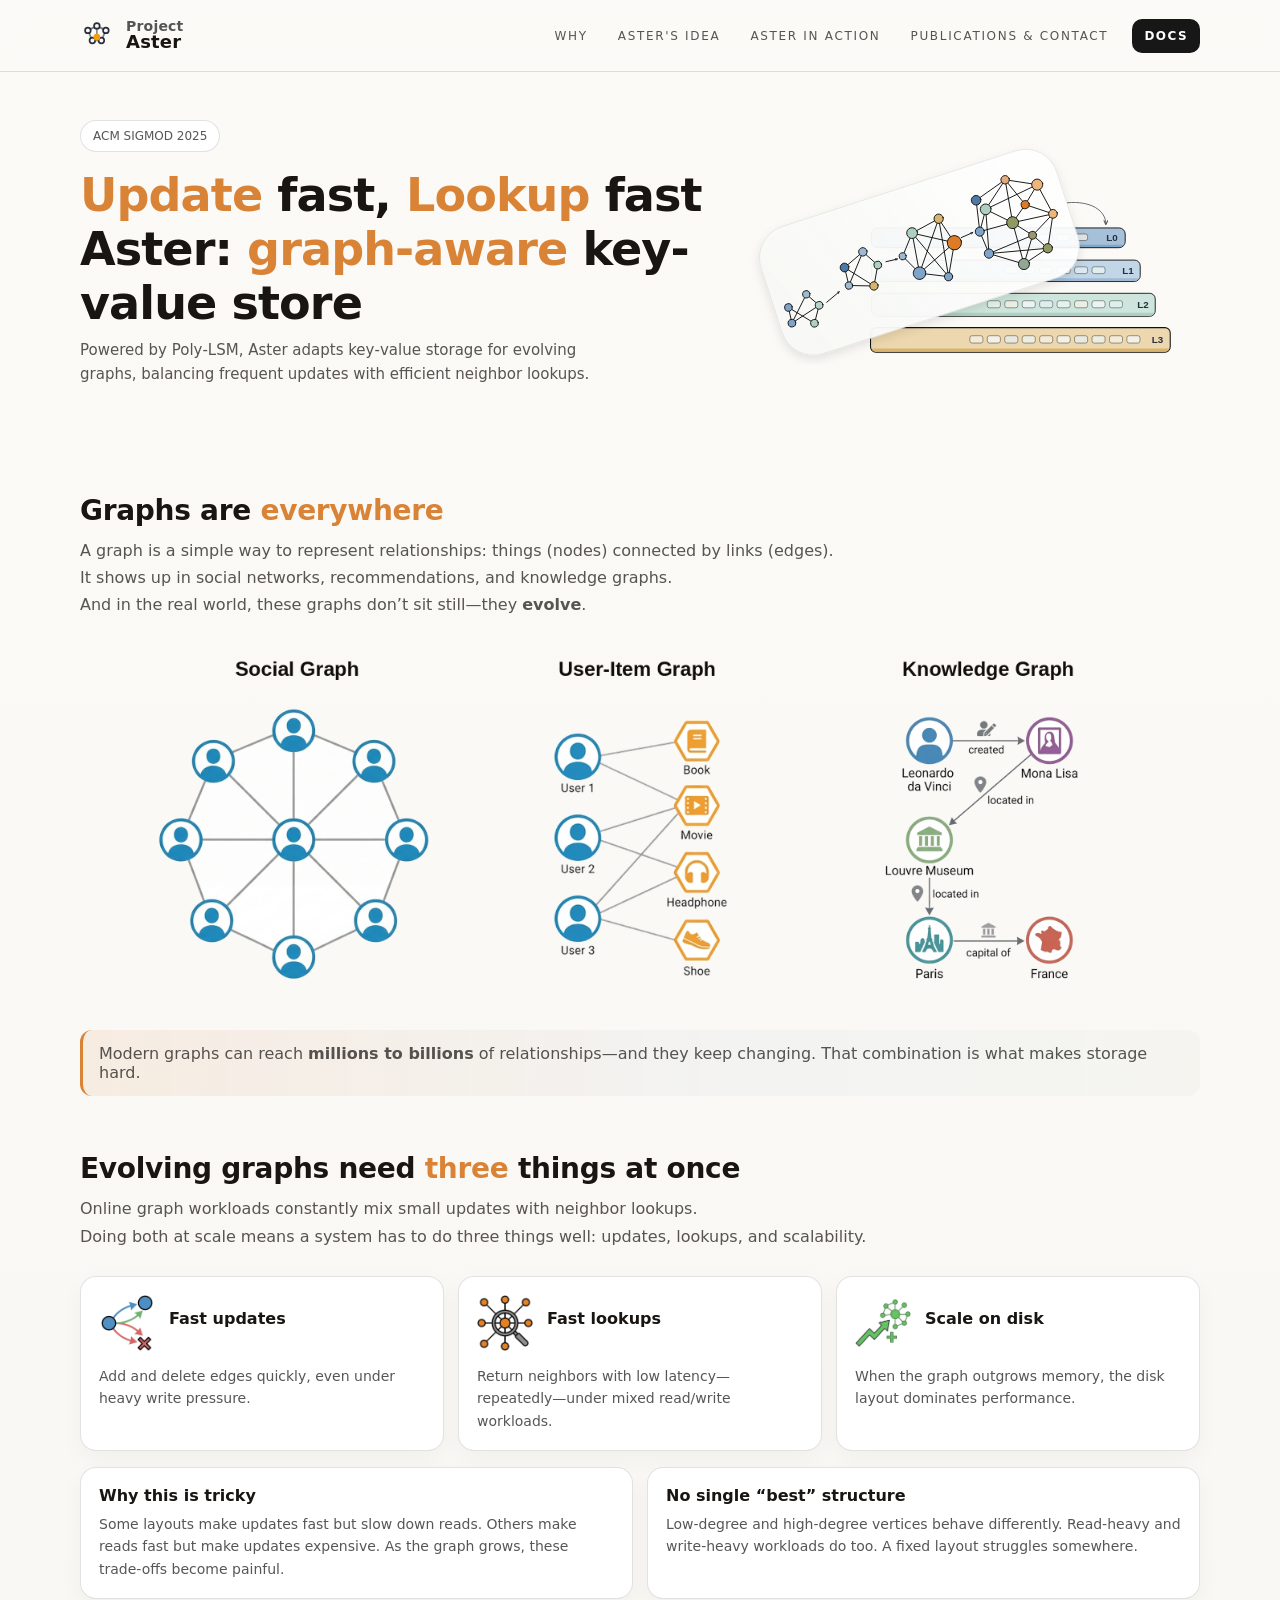
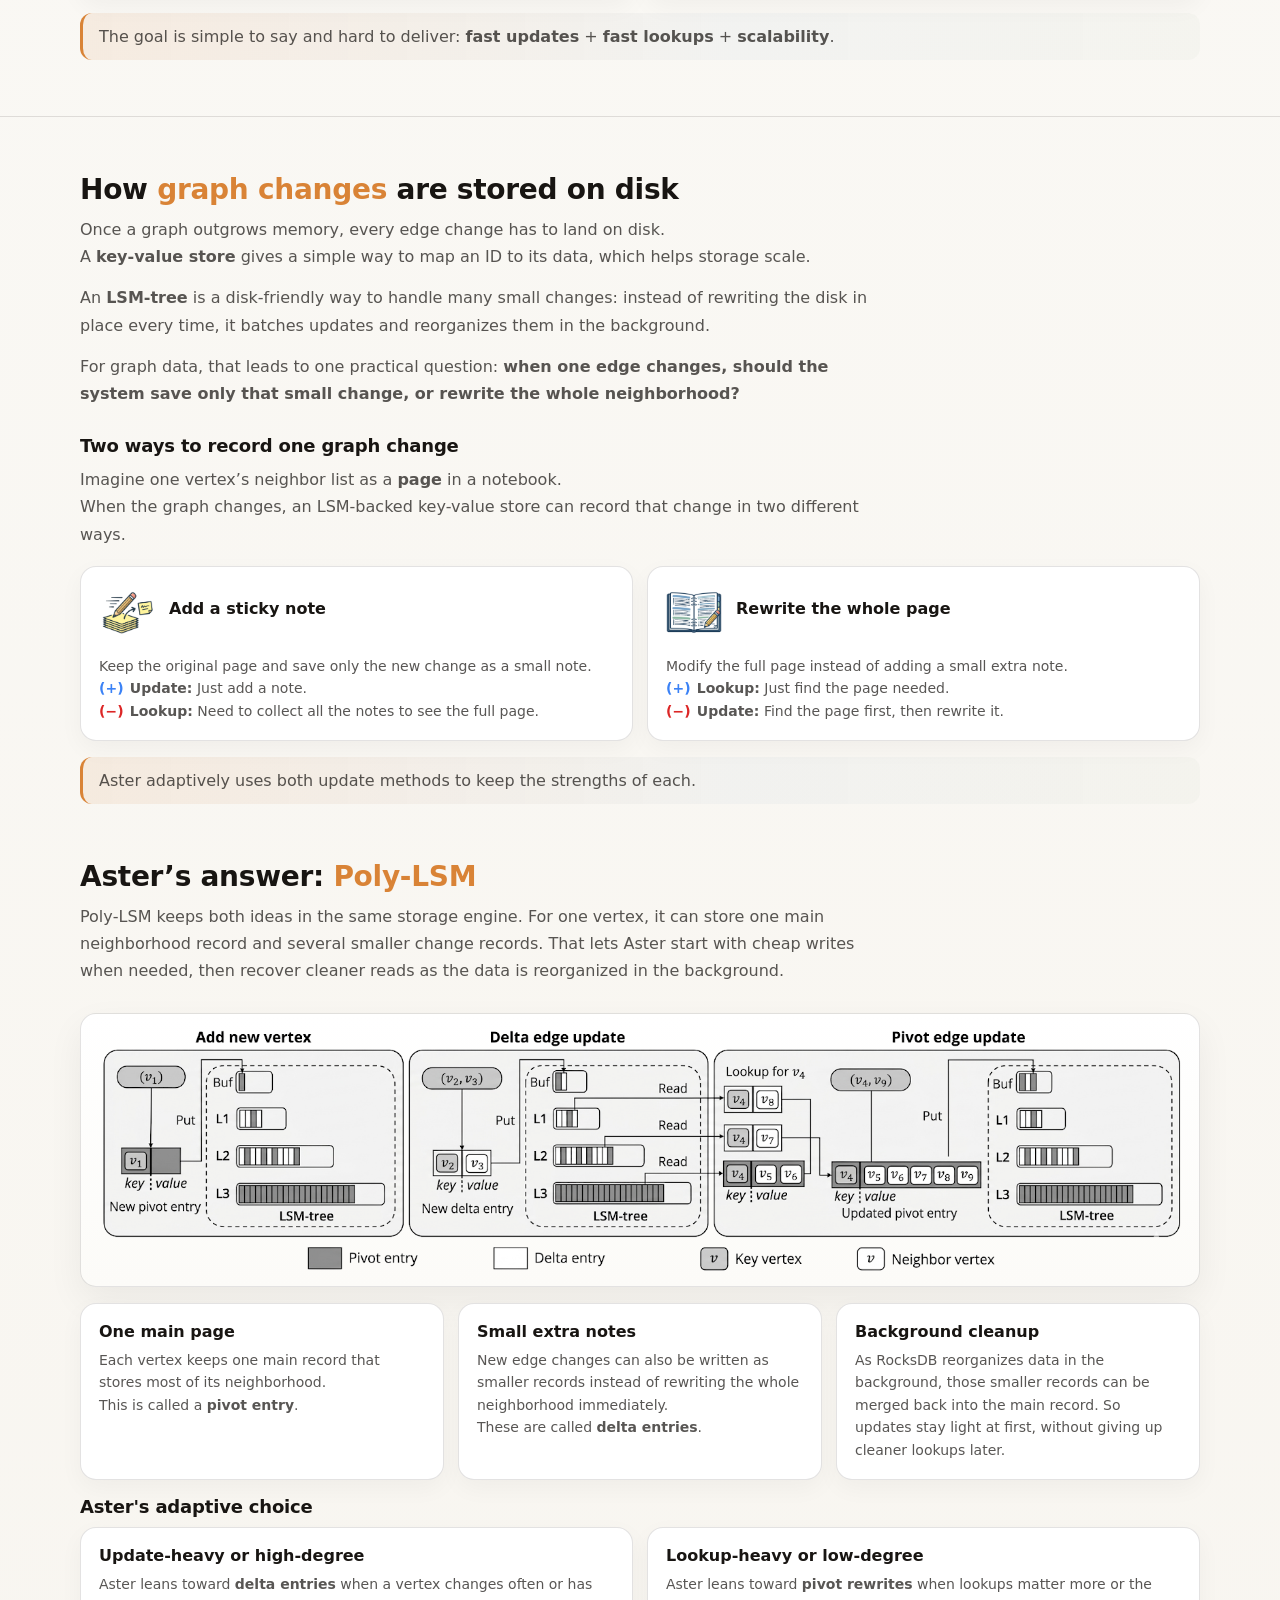
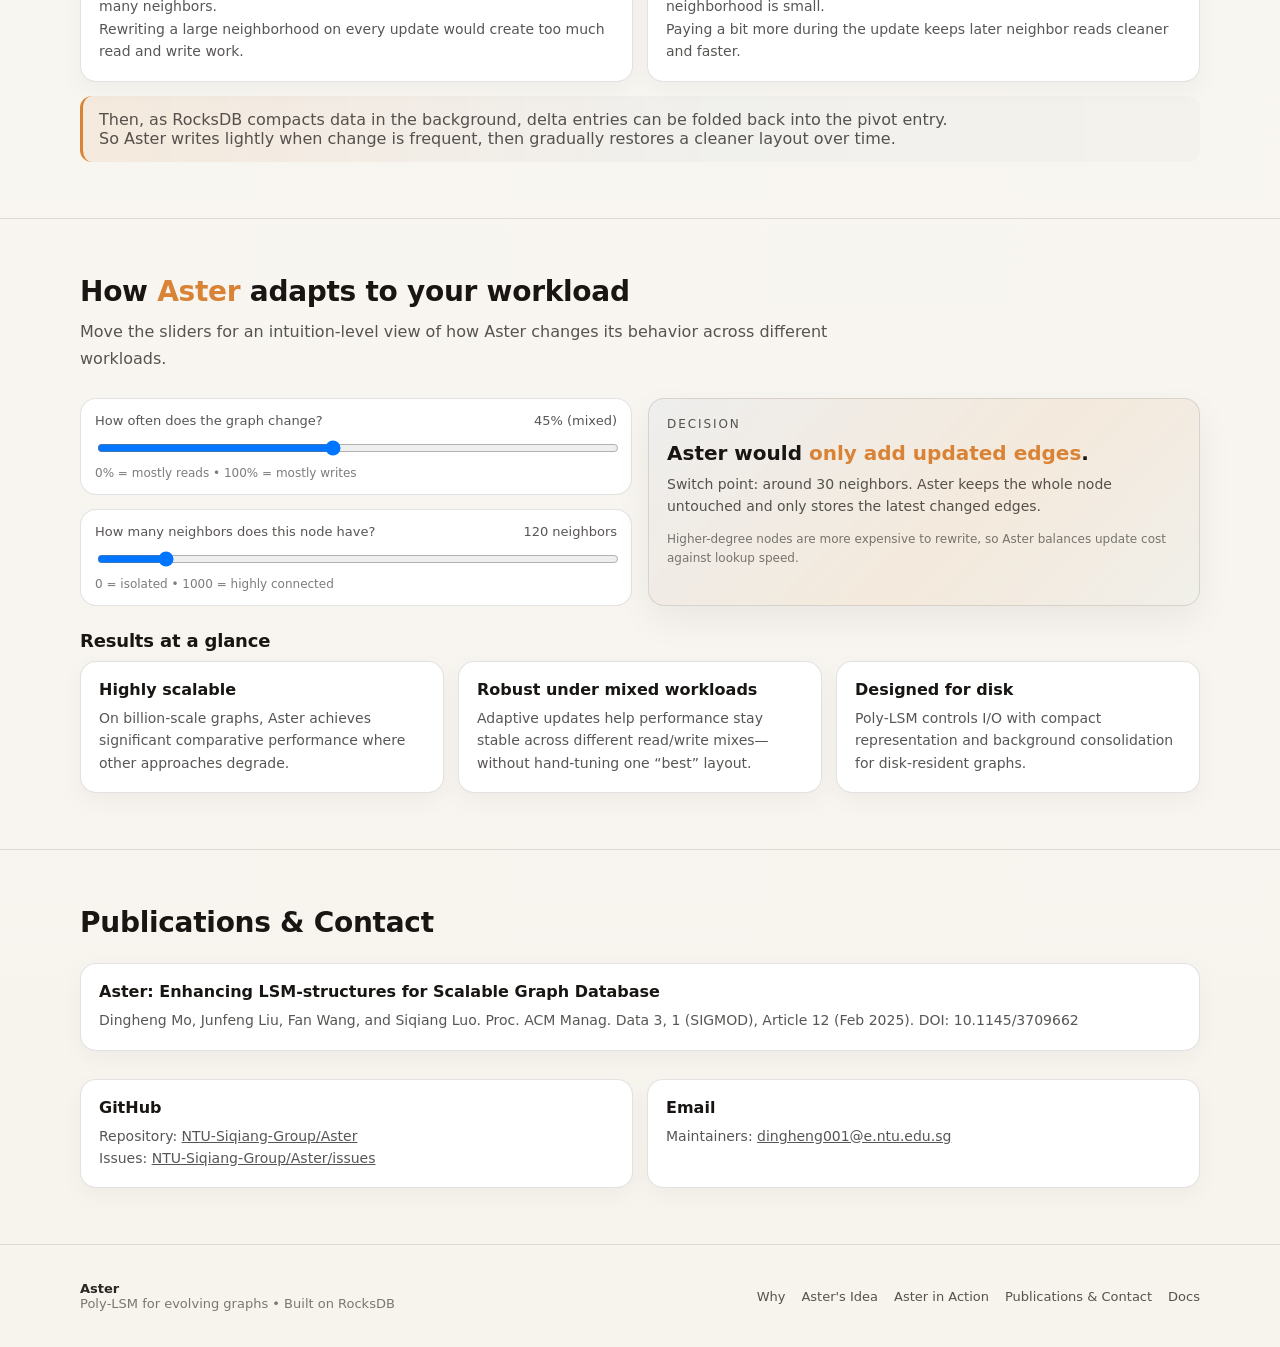
<file: index.html>
<!doctype html>
<html lang="en">
<head>
  <meta charset="utf-8"/>
  <meta name="viewport" content="width=device-width, initial-scale=1"/>
  <meta name="description" content="Aster: a RocksDB-based graph database for large-scale, evolving graphs."/>
  <title>Aster — Poly‑LSM for Evolving Graphs</title>
  <link rel="stylesheet" href="assets/css/main.css"/>
</head>
<body>

<header class="site-header">
  <div class="container header-inner">
    <a class="brand" href="#top" aria-label="Aster home">
      <img src="assets/img/mark_light.svg" width="36" height="36" alt="An evolving graph growing denser over time." />
      <div class="wordmark">
        <span>Project</span>
        <span>Aster</span>
      </div>
    </a>
    <div class="header-actions">

      <button class="nav-toggle" data-nav-toggle aria-expanded="false" aria-label="Toggle navigation">
        Menu
      </button>

      <nav class="nav" data-nav aria-label="Primary">
        <a href="#graphs">Why</a>
        <a href="#how">Aster's Idea</a>
        <a href="#demo">Aster in Action</a>
        <a href="#pub-contact">Publications &amp; Contact</a>
        <a class="cta" href="docs/index.html">Docs</a>
      </nav>
    </div>
  </div>
</header>

<main id="top">

  <!-- HERO -->
  <section class="hero">
    <div class="container hero-grid">
      <div>
        <div class="kicker">
          <span>ACM SIGMOD 2025</span>
          <!-- <span style="opacity:.35">•</span>
          <span>Built on RocksDB</span> -->
        </div>

        <h1 class="h1">
          <span class="headline-row">
            <span class="accent">Update</span> fast,
            <span class="accent">Lookup</span> fast
          </span>
          <br />
          Aster: <span class="accent">graph-aware</span> key-value store
        </h1>

        <p class="subhead">
          Powered by Poly‑LSM, Aster adapts key‑value storage for evolving graphs, balancing frequent updates with efficient neighbor lookups.
        </p>
      </div>

      <div class="hero-visual" aria-hidden="true">
        <img src="assets/img/evgraph2.svg" alt="" style="width:100%; height:auto; display:block;"/>
      </div>
    </div>
  </section>

  <!-- WHY -->
  <section id="graphs" class="section">
    <div class="container">
      <h2 class="section-title">Graphs are <span class="accent">everywhere</span></h2>
      <p class="section-lead">
        A graph is a simple way to represent relationships: things (nodes) connected by links (edges). <br />
        It shows up in social networks, recommendations, and knowledge graphs. <br />
        And in the real world, these graphs don’t sit still—they <strong>evolve</strong>.
      </p>

      <div class="graph-strip">
        <img
          src="assets/img/trigraph2.png"
          alt="Three example graph types: social graph, user-item graph, and knowledge graph"
        />
      </div>

      <div style="height:14px"></div>
      <div class="callout">
        Modern graphs can reach <strong>millions to billions</strong> of relationships—and they keep changing.
        That combination is what makes storage hard.
      </div>

      <div style="height:56px"></div>

      <h2 class="section-title">Evolving graphs need <span class="accent">three</span> things at once</h2>
      <p class="section-lead">
        Online graph workloads constantly mix small updates with neighbor lookups.<br />
        Doing both at scale means a system has to do three things well: updates, lookups, and scalability.
      </p>



      <div class="grid-3">
        <div class="card">
          <div class="card-head">
            <img class="card-icon" src="assets/img/icon-1.png" alt="" />
            <h3>Fast updates</h3>
          </div>
          <p>Add and delete edges quickly, even under heavy write pressure.</p>
        </div>

        <div class="card">
          <div class="card-head">
            <img class="card-icon" src="assets/img/icon-2.png" alt="" />
            <h3>Fast lookups</h3>
          </div>
          <p>Return neighbors with low latency—repeatedly—under mixed read/write workloads.</p>
        </div>

        <div class="card">
          <div class="card-head">
            <img class="card-icon" src="assets/img/icon-3.png" alt="" />
            <h3>Scale on disk</h3>
          </div>
          <p>When the graph outgrows memory, the disk layout dominates performance.</p>
        </div>
      </div>

      <div style="height:16px"></div>

      <div class="grid-2">
        <div class="card">
          <h3>Why this is tricky</h3>
          <p>
            Some layouts make updates fast but slow down reads. Others make reads fast but make updates expensive.
            As the graph grows, these trade-offs become painful.
          </p>
        </div>
        <div class="card">
          <h3>No single “best” structure</h3>
          <p>
            Low-degree and high-degree vertices behave differently. Read-heavy and write-heavy workloads do too.
            A fixed layout struggles somewhere.
          </p>
        </div>
      </div>

      <div style="height:14px"></div>
      <div class="callout">
        The goal is simple to say and hard to deliver:
        <strong>fast updates</strong> + <strong>fast lookups</strong> + <strong>scalability</strong>.
      </div>
    </div>
  </section>


  <!-- ASTER's IDEA -->
  <section id="how" class="section">
    <div class="container">
      <h2 class="section-title">
        How <span class="accent">graph changes</span> are stored on disk
      </h2>

      <p class="section-lead">
        Once a graph outgrows memory, every edge change has to land on disk.<br />
        A <strong>key-value store</strong> gives a simple way to map an ID to its data, which helps storage scale.
      </p>

      <p class="section-lead" style="margin-top:-12px;">
        An <strong>LSM-tree</strong> is a disk-friendly way to handle many small changes: 
        instead of rewriting the disk in place every time, it batches updates and reorganizes them in the background.
      </p>

      <p class="section-lead" style="margin-top:-12px; margin-bottom:28px;">
        For graph data, that leads to one practical question: 
        <strong>when one edge changes, should the system save only that small change, or rewrite the whole neighborhood?</strong>
      </p>




      
      <h3 style="margin: 0 0 10px; font-size: 18px; letter-spacing: -.01em;">
        Two ways to record one graph change
      </h3>

      <p class="section-lead" style="margin-bottom: 18px;">
        Imagine one vertex’s neighbor list as a <strong>page</strong> in a notebook.<br />
        When the graph changes, an LSM-backed key-value store can record that change in two different ways.
      </p>

      <div class="grid-2">
        <div class="card">
          <div class="card-head">
            <img class="card-icon" src="assets/img/postit.png" alt="" />
            <h3>Add a sticky note</h3>
          </div>
          <p>
            Keep the original page and save only the new change as a small note.
          </p>
          <p><span class="pm pm-plus">(+) </span><strong>Update:</strong> Just add a note.</p>
          <p><span class="pm pm-minus">(−) </span><strong>Lookup:</strong> Need to collect all the notes to see the full page.</p>
        </div>

        <div class="card">
          <div class="card-head">
            <img class="card-icon" src="assets/img/notebook.png" alt="" />
            <h3>Rewrite the whole page</h3>
          </div>
          <p>
            Modify the full page instead of adding a small extra note.
          </p>
          <p><span class="pm pm-plus">(+) </span><strong>Lookup:</strong> Just find the page needed.</p>
          <p><span class="pm pm-minus">(−) </span><strong>Update:</strong> Find the page first, then rewrite it.</p>
        </div>
      </div>

      <div style="height:16px"></div>

      <div class="callout" style="margin-bottom: 50px;">
        Aster adaptively uses both update methods to keep the strengths of each.
      </div>




      <h2 class="section-title" style="margin-top: 56px;">
        Aster’s answer: <span class="accent">Poly‑LSM</span>
      </h2>

      <p class="section-lead">
        Poly‑LSM keeps both ideas in the same storage engine.
        For one vertex, it can store one main neighborhood record and several smaller change records.
        That lets Aster start with cheap writes when needed, then recover cleaner reads as the data is reorganized in the background.
      </p>


      <div class="diagram" style="margin-top: 28px;">
        <img
          src="assets/img/poly-lsm.png"
          alt="Poly-LSM overview diagram"
          style="width:100%; height:auto; display:block;"
        />
      </div>
      
      <div style="height:16px"></div>

      <div class="grid-3">
        <div class="card">
          <h3>One main page</h3>
          <p>
            Each vertex keeps one main record that stores most of its neighborhood.<br />
            This is called a <strong>pivot entry</strong>.
          </p>
        </div>

        <div class="card">
          <h3>Small extra notes</h3>
          <p>
            New edge changes can also be written as smaller records instead of rewriting the whole neighborhood immediately.<br />
            These are called <strong>delta entries</strong>.
          </p>
        </div>

        <div class="card">
          <h3>Background cleanup</h3>
          <p>
            As RocksDB reorganizes data in the background, those smaller records can be merged back into the main record.
            So updates stay light at first, without giving up cleaner lookups later.
          </p>
        </div>
      </div>

      <div style="height:16px"></div>
      <h3 style="margin: 0 0 10px; font-size: 18px; letter-spacing: -.01em;">Aster's adaptive choice</h3>

      <div class="grid-2">
        <div class="card">
          <h3>Update-heavy or high-degree</h3>
          <p>
            Aster leans toward <strong>delta entries</strong> when a vertex changes often or has many neighbors.
          </p>
          <p>
            Rewriting a large neighborhood on every update would create too much read and write work.
          </p>
        </div>

        <div class="card">
          <h3>Lookup-heavy or low-degree</h3>
          <p>
            Aster leans toward <strong>pivot rewrites</strong> when lookups matter more or the neighborhood is small.
          </p>
          <p>
            Paying a bit more during the update keeps later neighbor reads cleaner and faster.
          </p>
        </div>
      </div>

      <div style="height:14px"></div>

      <div class="callout">
        Then, as RocksDB compacts data in the background, delta entries can be folded back into the pivot entry.<br />
        So Aster writes lightly when change is frequent, then gradually restores a cleaner layout over time.
      </div>
    </div>
  </section>




  <!-- DEMO / ADAPT --> 
  <section id="demo" class="section">
    <div class="container">
      <h2 class="section-title">
        How <span class="accent">Aster</span> adapts to your workload
      </h2>
      <p class="section-lead">
        Move the sliders for an intuition-level view of how Aster changes its behavior across different workloads.
      </p>


      <div class="demo-widget" data-demo>
        <div class="demo-controls">
          <div class="control">
            <label>
              <span>How often does the graph change?</span>
              <span data-change-val>—</span>
            </label>
            <input data-change type="range" min="0" max="100" value="45" step="1"/>
            <div class="hint">0% = mostly reads • 100% = mostly writes</div>
          </div>

          <div class="control">
            <label>
              <span>How many neighbors does this node have?</span>
              <span data-popularity-val>—</span>
            </label>
            <input data-popularity type="range" min="0" max="1000" value="120" step="1"/>
            <div class="hint">0 = isolated • 1000 = highly connected</div>
          </div>
        </div>

        <div class="demo-output card">
          <div class="label">Decision</div>
          <div class="decision" data-decision>Aster would …</div>
          <div class="explain" data-explain></div>
          <div class="mini-note">
            Higher-degree nodes are more expensive to rewrite, so Aster balances update cost against lookup speed.
          </div>
        </div>
      </div>



      <div style="height:24px"></div>

      <h3 style="margin: 0 0 10px; font-size: 18px; letter-spacing: -.01em;">Results at a glance</h3>
      <div class="grid-3">
        <div class="card">
          <h3>Highly scalable</h3>
          <p>On billion-scale graphs, Aster achieves significant comparative performance where other approaches degrade.</p>
        </div>
        <div class="card">
          <h3>Robust under mixed workloads</h3>
          <p>Adaptive updates help performance stay stable across different read/write mixes—without hand-tuning one “best” layout.</p>
        </div>
        <div class="card">
          <h3>Designed for disk</h3>
          <p>Poly‑LSM controls I/O with compact representation and background consolidation for disk-resident graphs.</p>
        </div>
      </div>

  </section>


  <!-- PUBLICATIONS & CONTACT -->
  <section id="pub-contact" class="section">
    <div class="container">
      <h2 class="section-title" style="margin-bottom: 24px;">Publications &amp; Contact</h2>

      <!--
      <div class="grid-2">
        <div class="card">
          <h3>Aster: Enhancing LSM-structures for Scalable Graph Database</h3>
          <p>
            Dingheng Mo, Junfeng Liu, Fan Wang, and Siqiang Luo.
            Proc. ACM Manag. Data 3, 1 (SIGMOD), Article 12 (Feb 2025).
            DOI: 10.1145/3709662
          </p>
        </div>
        <div class="card">
          <h3>BibTeX</h3>
          <p class="mono">
@article{mo2025aster,
  title   = {Aster: Enhancing LSM-structures for Scalable Graph Database},
  author  = {Mo, Dingheng and Liu, Junfeng and Wang, Fan and Luo, Siqiang},
  journal = {Proc. ACM Manag. Data},
  year    = {2025},
  doi     = {10.1145/3709662}
}
          </p>
        </div>
      </div>
      --> 
      <div class="card">
        <h3>Aster: Enhancing LSM-structures for Scalable Graph Database</h3>
        <p>
          Dingheng Mo, Junfeng Liu, Fan Wang, and Siqiang Luo.
          Proc. ACM Manag. Data 3, 1 (SIGMOD), Article 12 (Feb 2025).
          DOI: 10.1145/3709662
        </p>
      </div>

      <div style="height: 28px;"></div>
      <div class="grid-2">
        <div class="card">
          <h3>GitHub</h3>
          <p>
            Repository: <a href="https://github.com/NTU-Siqiang-Group/Aster" style="text-decoration: underline;">NTU-Siqiang-Group/Aster</a><br/>
            Issues: <a href="https://github.com/NTU-Siqiang-Group/Aster/issues" style="text-decoration: underline;">NTU-Siqiang-Group/Aster/issues</a>
          </p>
        </div>
        <div class="card">
          <h3>Email</h3>
          <p>
            Maintainers:
            <a href="mailto:dingheng001@e.ntu.edu.sg" style="text-decoration: underline;">
              dingheng001@e.ntu.edu.sg
            </a>
          </p>
        </div>
      </div>
    </div>
  </section>

</main>

<footer class="footer">
  <div class="container footer-grid">
    <div>
      <div class="footer-title">Aster</div>
      <div>Poly‑LSM for evolving graphs • Built on RocksDB</div>
    </div>
    <div style="display:flex; gap:16px; flex-wrap:wrap; align-items:center;">
      <a href="#graphs">Why</a>
      <a href="#how">Aster's Idea</a>
      <a href="#demo">Aster in Action</a>
      <a href="#pub-contact">Publications &amp; Contact</a>
      <a href="docs/index.html">Docs</a>
    </div>
  </div>
</footer>

<script src="assets/js/main.js"></script>
</body>
</html>
</file>
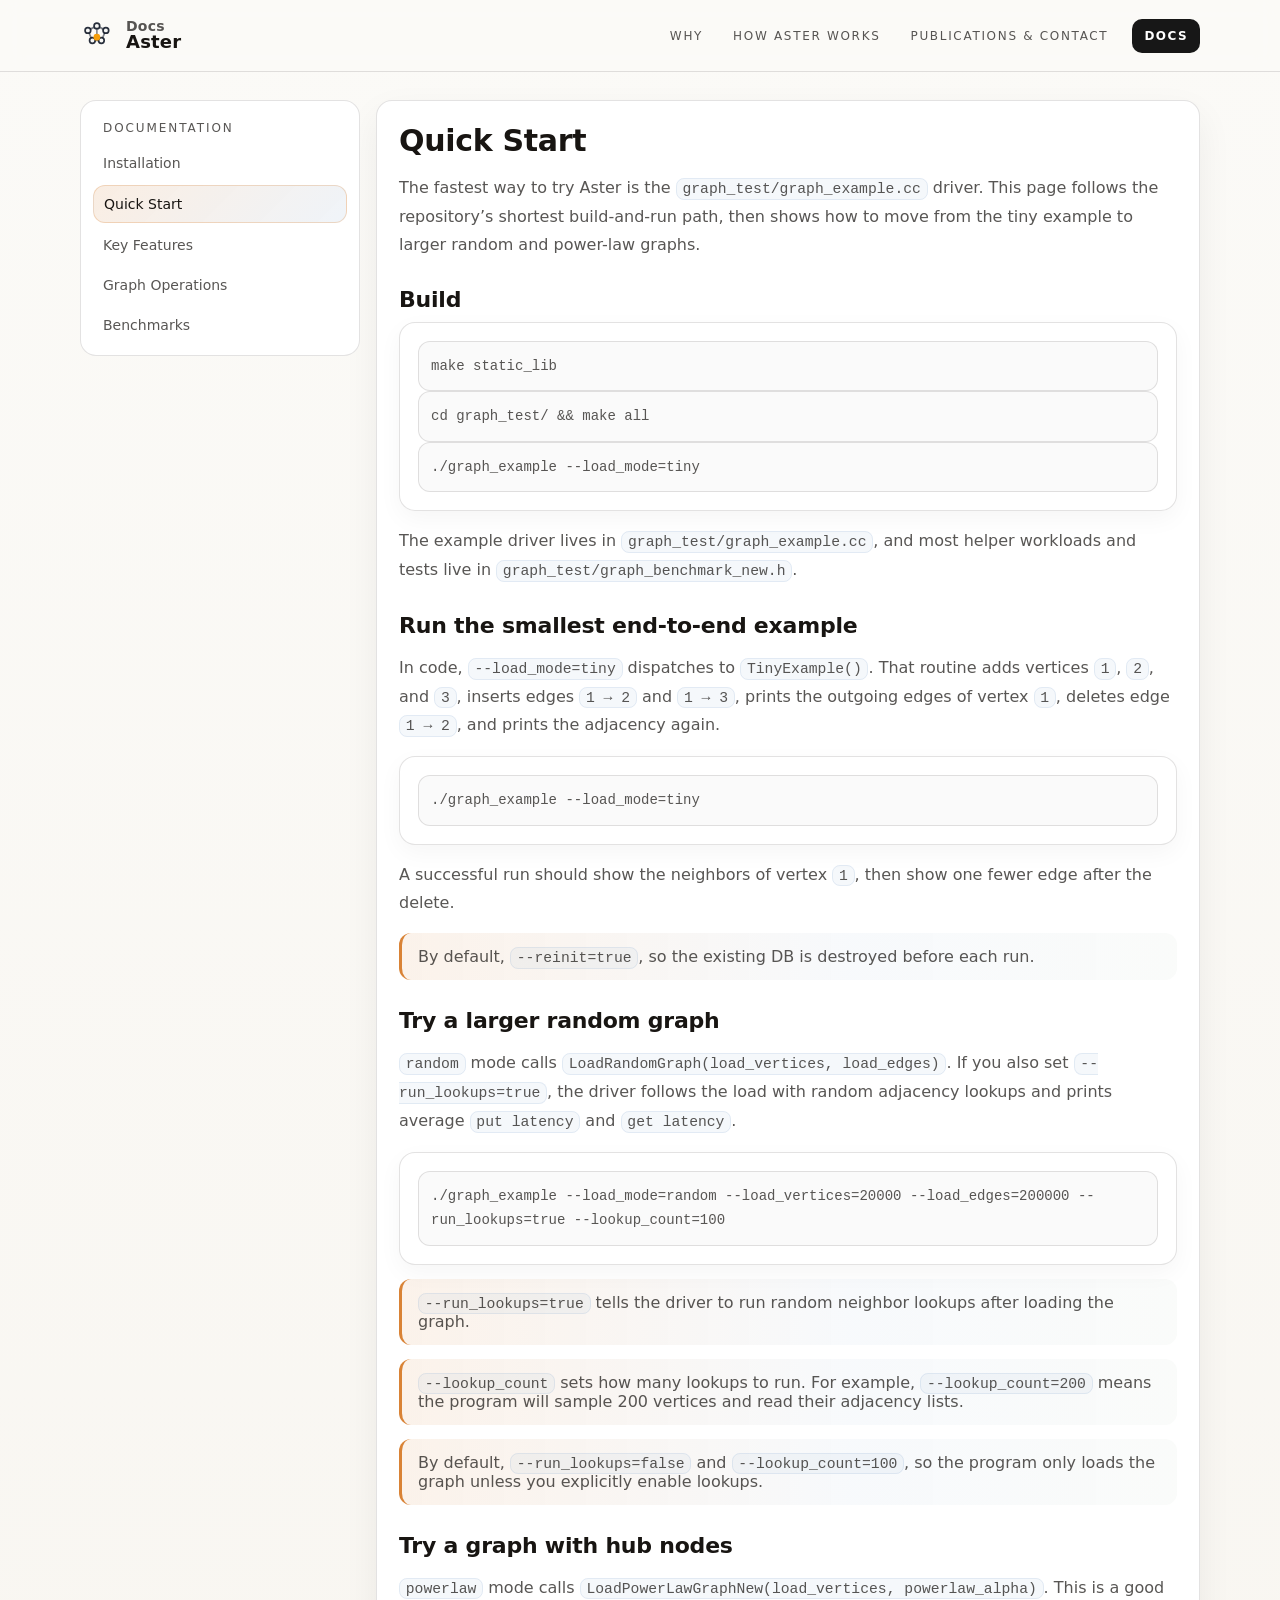
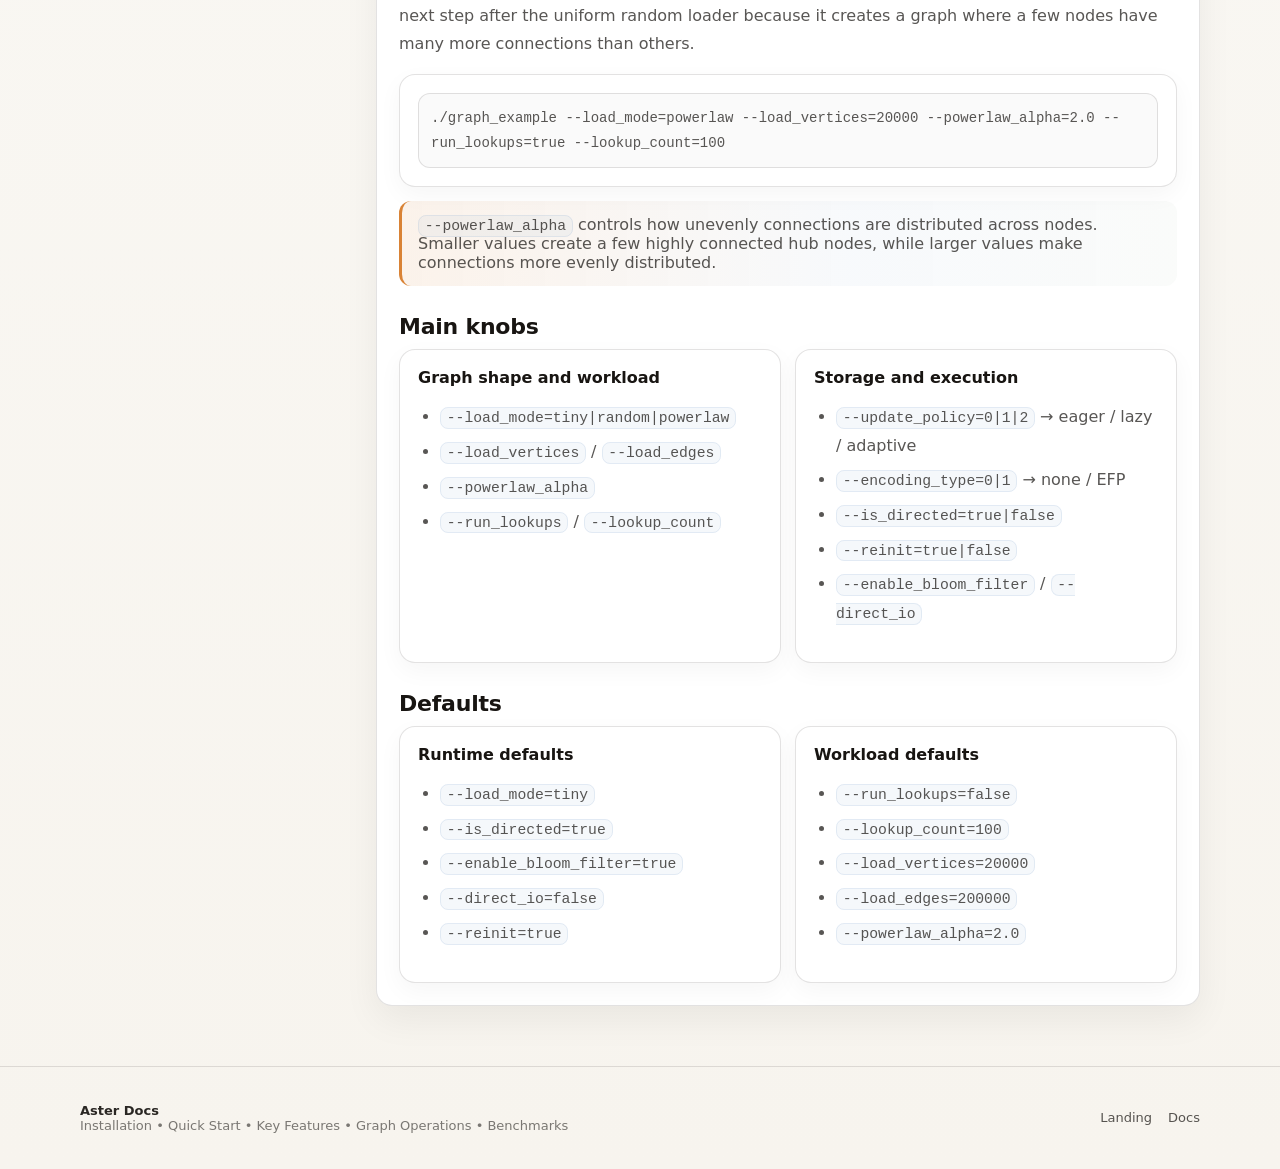
<file: docs/index.html>
<!doctype html>
<html lang="en">
<head>
  <meta charset="utf-8"/>
  <meta name="viewport" content="width=device-width, initial-scale=1"/>
  <meta name="description" content="Aster documentation: Quick Start"/>
  <title>Aster Docs — Quick Start</title>
  <link rel="stylesheet" href="../assets/css/main.css"/>
</head>
<body>

<header class="site-header">
  <div class="container header-inner">
    <a class="brand" href="../index.html" aria-label="Back to Aster landing page">
      <img src="../assets/img/mark_light.svg" width="36" height="36" alt="" />
      <div class="wordmark">
        <span>Docs</span>
        <span>Aster</span>
      </div>
    </a>
    <div class="header-actions">

      <button class="nav-toggle" data-nav-toggle aria-expanded="false" aria-label="Toggle navigation">
        Menu
      </button>

      <nav class="nav" data-nav aria-label="Primary">
        <a href="../index.html#graphs">Why</a>
        <a href="../index.html#how">How Aster works</a>
        <a href="../index.html#pub-contact">Publications & Contact</a>
        <a class="cta" href="index.html">Docs</a>
      </nav>
    </div>
  </div>
</header>

<main class="docs">
  <div class="container docs-grid">

    
    <details class="docs-mobile-nav">
      <summary aria-label="Open documentation navigation">
        <span class="docs-mobile-current">Quick Start</span>
        <span aria-hidden="true" class="docs-mobile-nav-toggle"></span>
      </summary>
      <div class="docs-mobile-panel">
        <nav aria-label="Documentation navigation" class="side-nav">
          <a data-doc-close href="installation.html">Installation</a>
          <a data-doc-close class="active" aria-current="page" href="index.html">Quick Start</a>
          <a data-doc-close href="features.html">Key Features</a>
          <a data-doc-close href="api.html">Graph Operations</a>
          <a data-doc-close href="benchmarks.html">Benchmarks</a>
        </nav>
      </div>
    </details>

<aside class="sidebar" aria-label="Documentation navigation">
  <div class="sidebar-title">Documentation</div>
  <nav class="side-nav">
    <a href="installation.html">Installation</a>
    <a class="active" aria-current="page" href="index.html">Quick Start</a>
    <a href="features.html">Key Features</a>
    <a href="api.html">Graph Operations</a>
    <a href="benchmarks.html">Benchmarks</a>
  </nav>
</aside>

    <article class="doc-content">
      <h1>Quick Start</h1>
      <p>
        The fastest way to try Aster is the <code>graph_test/graph_example.cc</code> driver.
        This page follows the repository’s shortest build-and-run path, then shows how to move from the tiny example
        to larger random and power-law graphs.
      </p>

      <h2>Build</h2>
      <div class="card">
        <p class="mono">make static_lib</p>
        <p class="mono">cd graph_test/ &amp;&amp; make all</p>
        <p class="mono">./graph_example --load_mode=tiny</p>
      </div>

      <p>
        The example driver lives in <code>graph_test/graph_example.cc</code>, and most helper workloads and tests live in
        <code>graph_test/graph_benchmark_new.h</code>.
      </p>

      <h2>Run the smallest end-to-end example</h2>
      <p>
        In code, <code>--load_mode=tiny</code> dispatches to <code>TinyExample()</code>.
        That routine adds vertices <code>1</code>, <code>2</code>, and <code>3</code>, inserts edges
        <code>1 → 2</code> and <code>1 → 3</code>, prints the outgoing edges of vertex <code>1</code>,
        deletes edge <code>1 → 2</code>, and prints the adjacency again.
      </p>

      <div class="card">
        <p class="mono">./graph_example --load_mode=tiny</p>
      </div>

      <p>
        A successful run should show the neighbors of vertex <code>1</code>, then show one fewer edge after the delete.
      </p>

      <div class="callout">
        By default, <code>--reinit=true</code>, so the existing DB is destroyed before each run.
      </div>

      <h2>Try a larger random graph</h2>
      <p>
        <code>random</code> mode calls <code>LoadRandomGraph(load_vertices, load_edges)</code>.
        If you also set <code>--run_lookups=true</code>, the driver follows the load with random adjacency lookups and
        prints average <code>put latency</code> and <code>get latency</code>.
      </p>

      <div class="card">
        <p class="mono">./graph_example --load_mode=random --load_vertices=20000 --load_edges=200000 --run_lookups=true --lookup_count=100</p>
      </div>

      <div class="callout" style="margin-top:14px;">
        <code>--run_lookups=true</code> tells the driver to run random neighbor lookups after loading the graph.<br />
      </div>

      <div class="callout" style="margin-top:14px;">
        <code>--lookup_count</code> sets how many lookups to run. 
        For example, <code>--lookup_count=200</code> means the program will sample 200 vertices and read their adjacency lists. <br />
      </div>

      <div class="callout" style="margin-top:14px;">
        By default, <code>--run_lookups=false</code> and <code>--lookup_count=100</code>, so the program only loads the graph unless you explicitly enable lookups.
      </div>


      <h2>Try a graph with hub nodes</h2>
      <p>
        <code>powerlaw</code> mode calls <code>LoadPowerLawGraphNew(load_vertices, powerlaw_alpha)</code>.
        This is a good next step after the uniform random loader because it creates a graph where a few nodes have many more connections than others.
      </p>

      <div class="card">
        <p class="mono">./graph_example --load_mode=powerlaw --load_vertices=20000 --powerlaw_alpha=2.0 --run_lookups=true --lookup_count=100</p>
      </div>

      <div class="callout" style="margin-top:14px;">
        <code>--powerlaw_alpha</code> controls how unevenly connections are distributed across nodes. <br />
        Smaller values create a few highly connected hub nodes, while larger values make connections more evenly distributed.
      </div>

      <h2>Main knobs</h2>
      <div class="grid-2">
        <div class="card">
          <h3>Graph shape and workload</h3>
          <ul>
            <li><code>--load_mode=tiny|random|powerlaw</code></li>
            <li><code>--load_vertices</code> / <code>--load_edges</code></li>
            <li><code>--powerlaw_alpha</code></li>
            <li><code>--run_lookups</code> / <code>--lookup_count</code></li>
          </ul>
        </div>

        <div class="card">
          <h3>Storage and execution</h3>
          <ul>
            <li><code>--update_policy=0|1|2</code> → eager / lazy / adaptive</li>
            <li><code>--encoding_type=0|1</code> → none / EFP</li>
            <li><code>--is_directed=true|false</code></li>
            <li><code>--reinit=true|false</code></li>
            <li><code>--enable_bloom_filter</code> / <code>--direct_io</code></li>
          </ul>
        </div>
      </div>

      <h2>Defaults</h2>
      <div class="grid-2">
        <div class="card">
          <h3>Runtime defaults</h3>
          <ul>
            <li><code>--load_mode=tiny</code></li>
            <li><code>--is_directed=true</code></li>
            <li><code>--enable_bloom_filter=true</code></li>
            <li><code>--direct_io=false</code></li>
            <li><code>--reinit=true</code></li>
          </ul>
        </div>

        <div class="card">
          <h3>Workload defaults</h3>
          <ul>
            <li><code>--run_lookups=false</code></li>
            <li><code>--lookup_count=100</code></li>
            <li><code>--load_vertices=20000</code></li>
            <li><code>--load_edges=200000</code></li>
            <li><code>--powerlaw_alpha=2.0</code></li>
          </ul>
        </div>
      </div>
    </article>
  </div>
</main>

<footer class="footer">
  <div class="container footer-grid">
    <div>
      <div class="footer-title">Aster Docs</div>
      <div>Installation • Quick Start • Key Features • Graph Operations • Benchmarks</div>
    </div>
    <div style="display:flex; gap:16px; flex-wrap:wrap; align-items:center;">
      <a href="../index.html">Landing</a>
      <a href="index.html">Docs</a>
    </div>
  </div>
</footer>

<script src="../assets/js/main.js"></script>
<script>
  (() => {
    const docsNavs = Array.from(document.querySelectorAll('.docs-mobile-nav'));
    if (!docsNavs.length) return;

    const closeAllDocsNavs = (except = null) => {
      docsNavs.forEach((nav) => {
        if (nav !== except) nav.open = false;
      });
    };

    docsNavs.forEach((nav) => {
      nav.addEventListener('toggle', () => {
        if (nav.open) closeAllDocsNavs(nav);
      });

      nav.querySelectorAll('[data-doc-close]').forEach((link) => {
        link.addEventListener('click', () => {
          nav.open = false;
        });
      });
    });

    document.addEventListener('click', (event) => {
      docsNavs.forEach((nav) => {
        if (nav.open && !nav.contains(event.target)) {
          nav.open = false;
        }
      });
    });

    document.addEventListener('keydown', (event) => {
      if (event.key === 'Escape') closeAllDocsNavs();
    });

    window.addEventListener('resize', () => {
      if (window.innerWidth > 820) closeAllDocsNavs();
    });
  })();
</script>
</body>
</html>
</file>
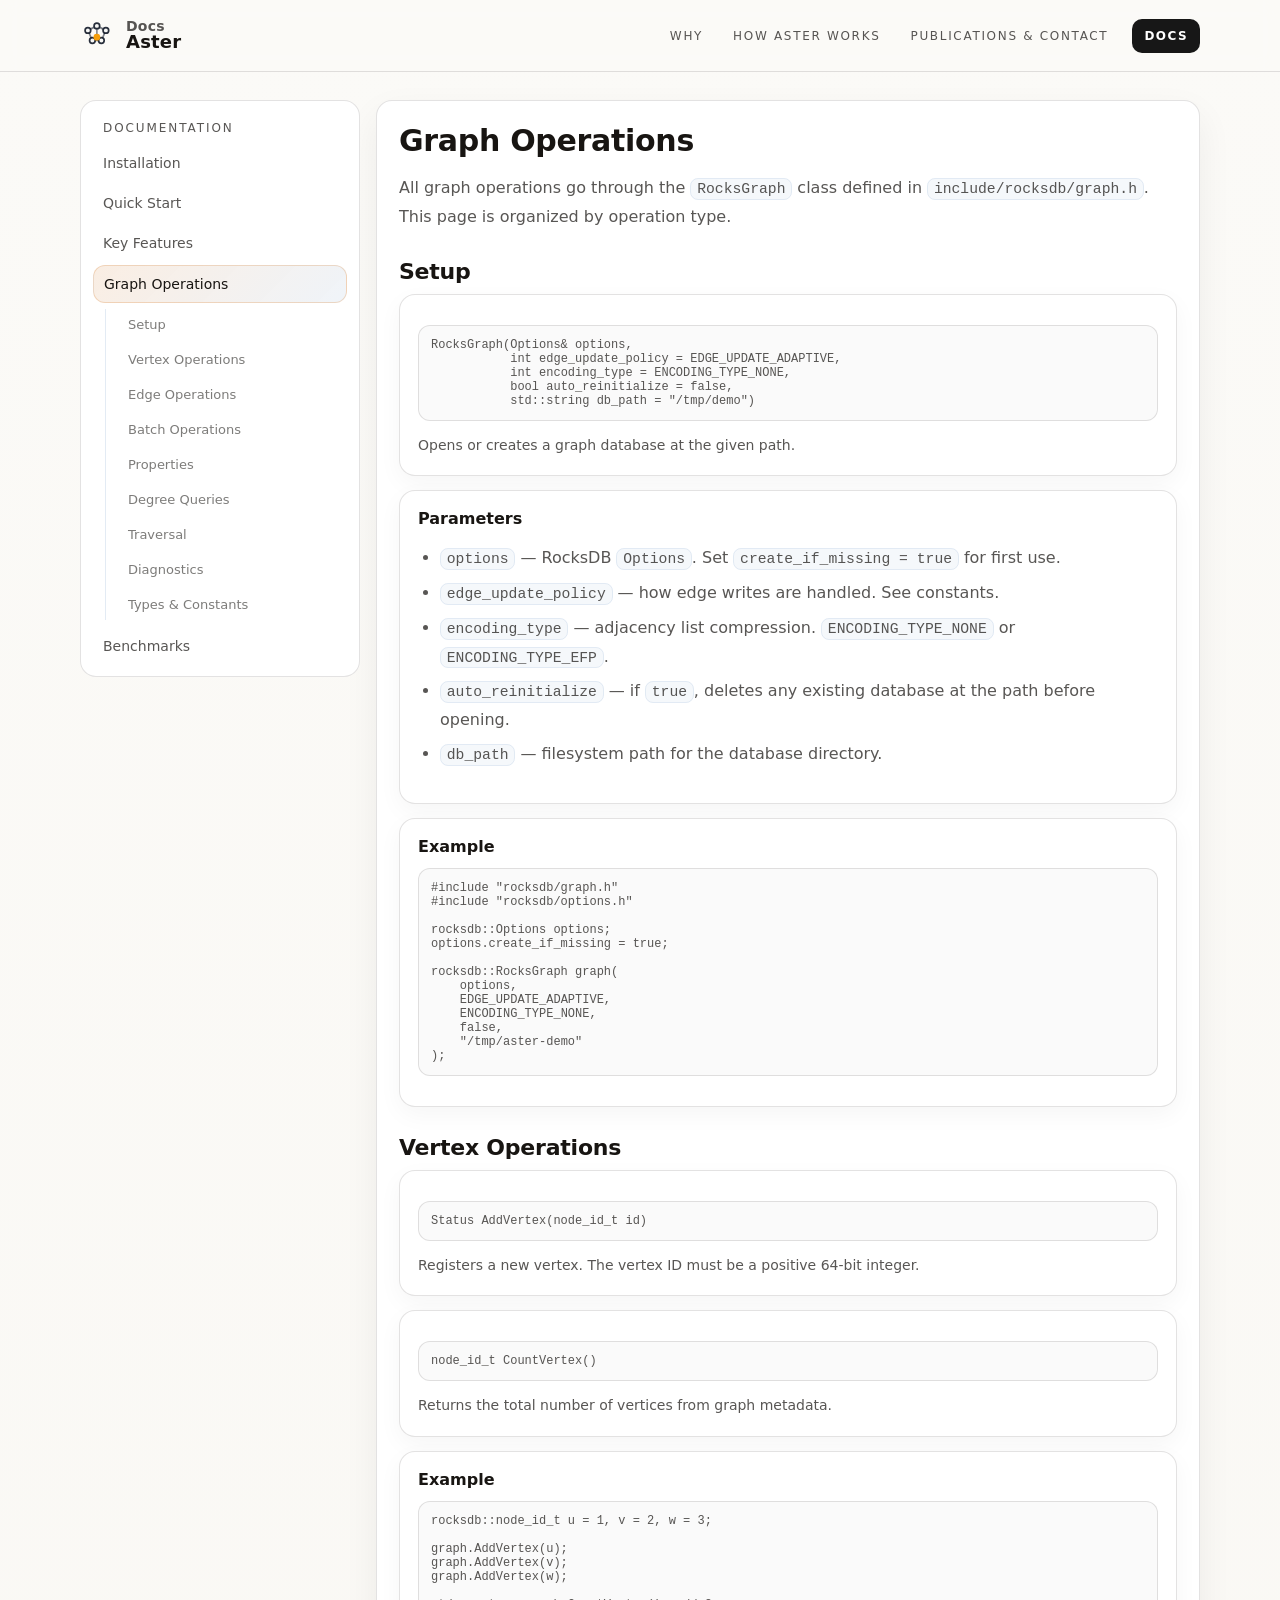
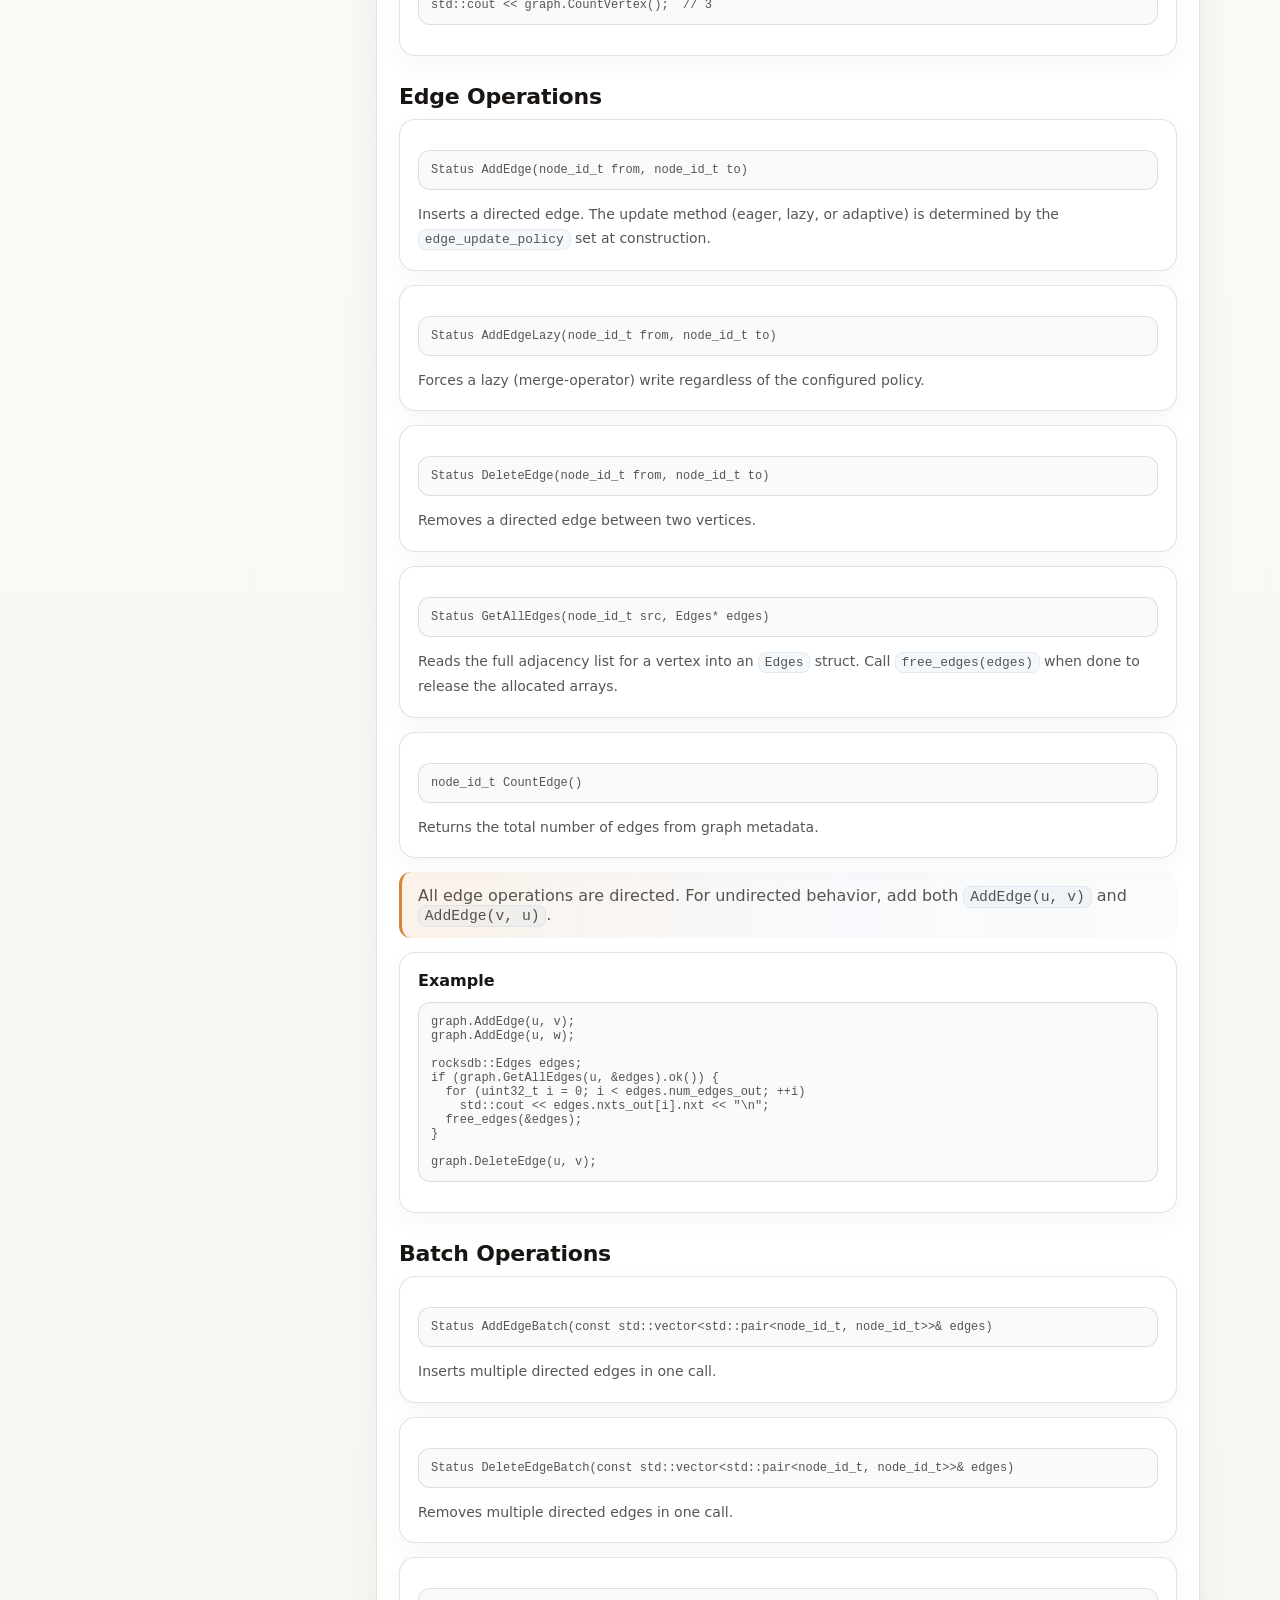
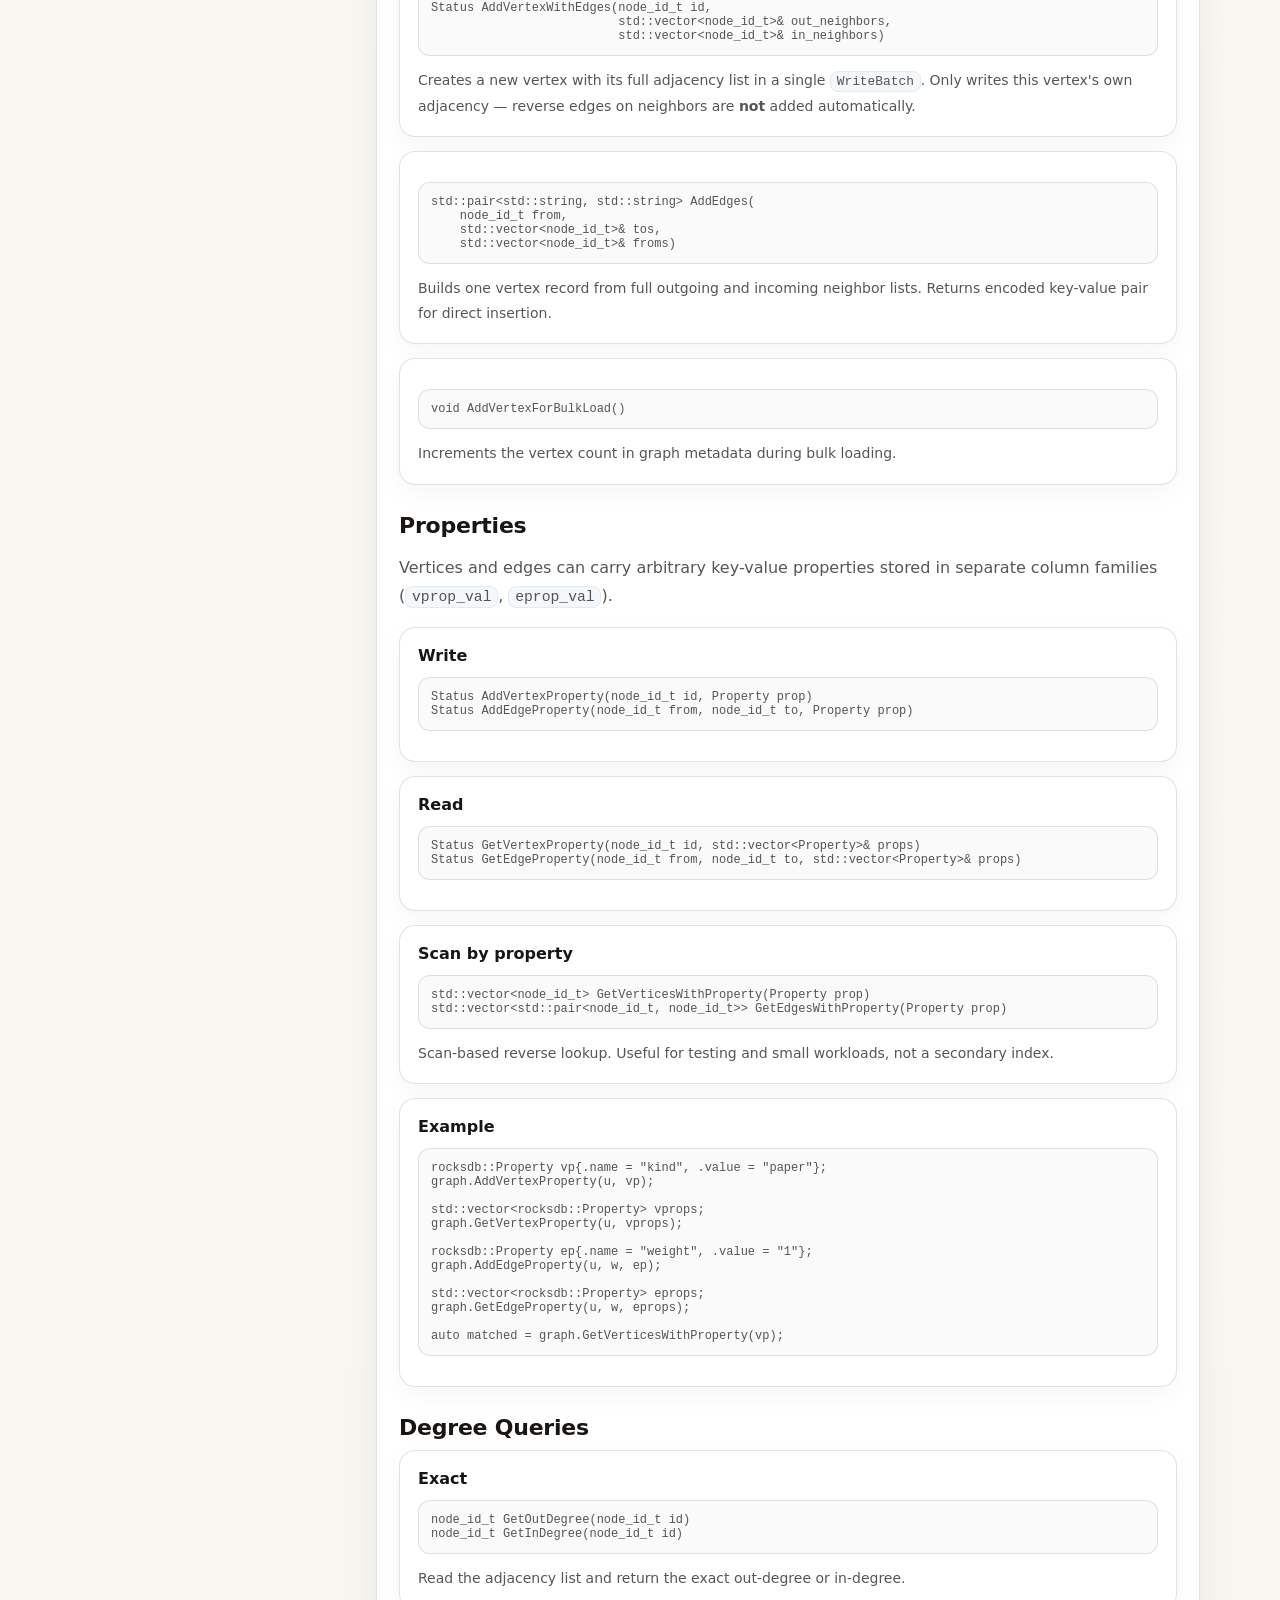
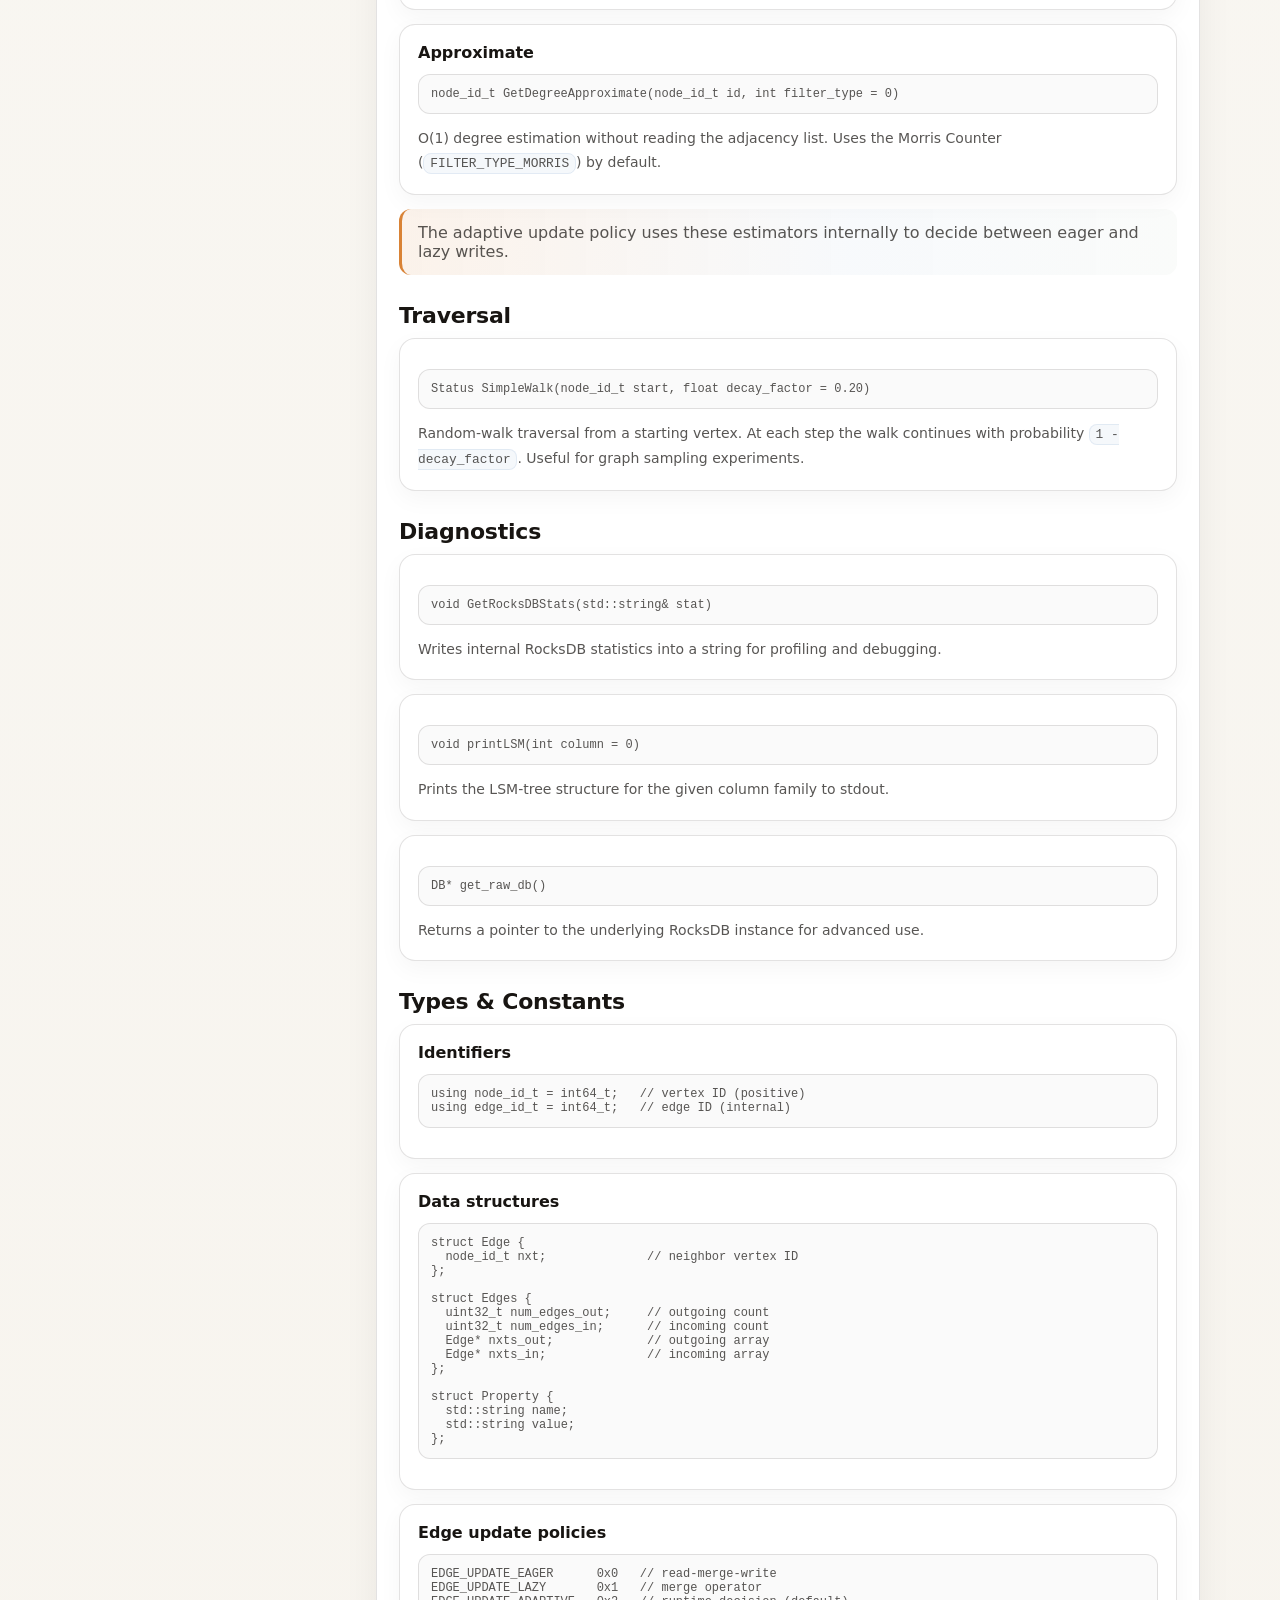
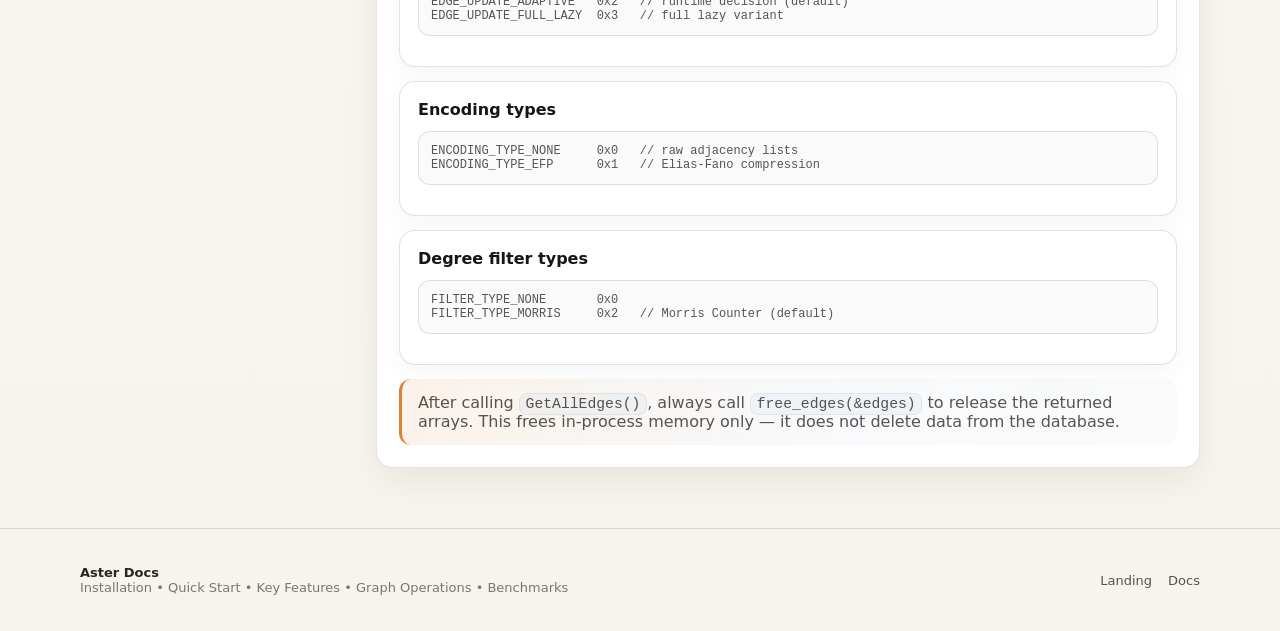
<file: docs/api.html>
<!doctype html>
<html lang="en">
<head>
  <meta charset="utf-8"/>
  <meta name="viewport" content="width=device-width, initial-scale=1"/>
  <meta name="description" content="Aster documentation: graph operations reference"/>
  <title>Aster Docs — Graph Operations</title>
  <link rel="stylesheet" href="../assets/css/main.css"/>
</head>
<body>

<header class="site-header">
  <div class="container header-inner">
    <a class="brand" href="../index.html" aria-label="Back to Aster landing page">
      <img src="../assets/img/mark_light.svg" width="36" height="36" alt="" />
      <div class="wordmark">
        <span>Docs</span>
        <span>Aster</span>
      </div>
    </a>
    <div class="header-actions">
      <button class="nav-toggle" data-nav-toggle aria-expanded="false" aria-label="Toggle navigation">
        Menu
      </button>

      <nav class="nav" data-nav aria-label="Primary">
        <a href="../index.html#graphs">Why</a>
        <a href="../index.html#how">How Aster works</a>
        <a href="../index.html#pub-contact">Publications & Contact</a>
        <a class="cta" href="index.html">Docs</a>
      </nav>
    </div>
  </div>
</header>

<main class="docs">
  <div class="container docs-grid">

    <details class="docs-mobile-nav">
      <summary aria-label="Open documentation navigation">
        <span class="docs-mobile-current">Graph Operations</span>
        <span aria-hidden="true" class="docs-mobile-nav-toggle"></span>
      </summary>
      <div class="docs-mobile-panel">
        <nav aria-label="Documentation navigation" class="side-nav">
          <a data-doc-close href="installation.html">Installation</a>
          <a data-doc-close href="index.html">Quick Start</a>
          <a data-doc-close href="features.html">Key Features</a>
          <div class="side-group">
            <a class="active" aria-current="page" data-doc-close href="api.html">Graph Operations</a>
            <div aria-label="Graph Operations section shortcuts" class="side-subnav">
              <a data-doc-close href="#setup">Setup</a>
              <a data-doc-close href="#vertex">Vertex Operations</a>
              <a data-doc-close href="#edge">Edge Operations</a>
              <a data-doc-close href="#edge-batch">Batch Operations</a>
              <a data-doc-close href="#properties">Properties</a>
              <a data-doc-close href="#degree">Degree Queries</a>
              <a data-doc-close href="#traversal">Traversal</a>
              <a data-doc-close href="#diagnostics">Diagnostics</a>
              <a data-doc-close href="#types">Types &amp; Constants</a>
            </div>
          </div>
          <a data-doc-close href="benchmarks.html">Benchmarks</a>
        </nav>
      </div>
    </details>

    <aside class="sidebar" aria-label="Documentation navigation">
      <div class="sidebar-title">Documentation</div>
      <nav class="side-nav">
        <a href="installation.html">Installation</a>
        <a href="index.html">Quick Start</a>
        <a href="features.html">Key Features</a>
        <div class="side-group">
          <a class="active" aria-current="page" href="api.html">Graph Operations</a>
          <div aria-label="Graph Operations section shortcuts" class="side-subnav">
            <a href="#setup">Setup</a>
            <a href="#vertex">Vertex Operations</a>
            <a href="#edge">Edge Operations</a>
            <a href="#edge-batch">Batch Operations</a>
            <a href="#properties">Properties</a>
            <a href="#degree">Degree Queries</a>
            <a href="#traversal">Traversal</a>
            <a href="#diagnostics">Diagnostics</a>
            <a href="#types">Types &amp; Constants</a>
          </div>
        </div>
        <a href="benchmarks.html">Benchmarks</a>
      </nav>
    </aside>

    <article class="doc-content">
      <h1>Graph Operations</h1>
      <p>
        All graph operations go through the <code>RocksGraph</code> class defined in
        <code>include/rocksdb/graph.h</code>. This page is organized by operation type.
      </p>

      <!-- ───── Setup ───── -->

      <h2 id="setup">Setup</h2>

      <div class="card">
<pre class="mono">RocksGraph(Options&amp; options,
           int edge_update_policy = EDGE_UPDATE_ADAPTIVE,
           int encoding_type = ENCODING_TYPE_NONE,
           bool auto_reinitialize = false,
           std::string db_path = "/tmp/demo")</pre>
        <p>Opens or creates a graph database at the given path.</p>
      </div>

      <div class="card" style="margin-top:14px;">
        <h3>Parameters</h3>
        <ul>
          <li><code>options</code> — RocksDB <code>Options</code>. Set <code>create_if_missing = true</code> for first use.</li>
          <li><code>edge_update_policy</code> — how edge writes are handled. See <a href="#types">constants</a>.</li>
          <li><code>encoding_type</code> — adjacency list compression. <code>ENCODING_TYPE_NONE</code> or <code>ENCODING_TYPE_EFP</code>.</li>
          <li><code>auto_reinitialize</code> — if <code>true</code>, deletes any existing database at the path before opening.</li>
          <li><code>db_path</code> — filesystem path for the database directory.</li>
        </ul>
      </div>

      <div class="card" style="margin-top:14px;">
        <h3>Example</h3>
<pre class="mono">#include "rocksdb/graph.h"
#include "rocksdb/options.h"

rocksdb::Options options;
options.create_if_missing = true;

rocksdb::RocksGraph graph(
    options,
    EDGE_UPDATE_ADAPTIVE,
    ENCODING_TYPE_NONE,
    false,
    "/tmp/aster-demo"
);</pre>
      </div>

      <!-- ───── Vertex Operations ───── -->

      <h2 id="vertex">Vertex Operations</h2>

      <div class="card">
<pre class="mono">Status AddVertex(node_id_t id)</pre>
        <p>Registers a new vertex. The vertex ID must be a positive 64-bit integer.</p>
      </div>

      <div class="card" style="margin-top:14px;">
<pre class="mono">node_id_t CountVertex()</pre>
        <p>Returns the total number of vertices from graph metadata.</p>
      </div>

      <div class="card" style="margin-top:14px;">
        <h3>Example</h3>
<pre class="mono">rocksdb::node_id_t u = 1, v = 2, w = 3;

graph.AddVertex(u);
graph.AddVertex(v);
graph.AddVertex(w);

std::cout &lt;&lt; graph.CountVertex();  // 3</pre>
      </div>

      <!-- ───── Edge Operations ───── -->

      <h2 id="edge">Edge Operations</h2>

      <div class="card">
<pre class="mono">Status AddEdge(node_id_t from, node_id_t to)</pre>
        <p>
          Inserts a directed edge. The update method (eager, lazy, or adaptive) is determined
          by the <code>edge_update_policy</code> set at construction.
        </p>
      </div>

      <div class="card" style="margin-top:14px;">
<pre class="mono">Status AddEdgeLazy(node_id_t from, node_id_t to)</pre>
        <p>Forces a lazy (merge-operator) write regardless of the configured policy.</p>
      </div>

      <div class="card" style="margin-top:14px;">
<pre class="mono">Status DeleteEdge(node_id_t from, node_id_t to)</pre>
        <p>Removes a directed edge between two vertices.</p>
      </div>

      <div class="card" style="margin-top:14px;">
<pre class="mono">Status GetAllEdges(node_id_t src, Edges* edges)</pre>
        <p>
          Reads the full adjacency list for a vertex into an <code>Edges</code> struct.
          Call <code>free_edges(edges)</code> when done to release the allocated arrays.
        </p>
      </div>

      <div class="card" style="margin-top:14px;">
<pre class="mono">node_id_t CountEdge()</pre>
        <p>Returns the total number of edges from graph metadata.</p>
      </div>

      <div class="callout" style="margin-top:14px;">
        All edge operations are directed. For undirected behavior, add both
        <code>AddEdge(u, v)</code> and <code>AddEdge(v, u)</code>.
      </div>

      <div class="card" style="margin-top:14px;">
        <h3>Example</h3>
<pre class="mono">graph.AddEdge(u, v);
graph.AddEdge(u, w);

rocksdb::Edges edges;
if (graph.GetAllEdges(u, &amp;edges).ok()) {
  for (uint32_t i = 0; i &lt; edges.num_edges_out; ++i)
    std::cout &lt;&lt; edges.nxts_out[i].nxt &lt;&lt; "\n";
  free_edges(&amp;edges);
}

graph.DeleteEdge(u, v);</pre>
      </div>

      <!-- ───── Batch Operations ───── -->

      <h2 id="edge-batch">Batch Operations</h2>

      <div class="card">
<pre class="mono">Status AddEdgeBatch(const std::vector&lt;std::pair&lt;node_id_t, node_id_t&gt;&gt;&amp; edges)</pre>
        <p>Inserts multiple directed edges in one call.</p>
      </div>

      <div class="card" style="margin-top:14px;">
<pre class="mono">Status DeleteEdgeBatch(const std::vector&lt;std::pair&lt;node_id_t, node_id_t&gt;&gt;&amp; edges)</pre>
        <p>Removes multiple directed edges in one call.</p>
      </div>

      <div class="card" style="margin-top:14px;">
<pre class="mono">Status AddVertexWithEdges(node_id_t id,
                          std::vector&lt;node_id_t&gt;&amp; out_neighbors,
                          std::vector&lt;node_id_t&gt;&amp; in_neighbors)</pre>
        <p>
          Creates a new vertex with its full adjacency list in a single <code>WriteBatch</code>.
          Only writes this vertex's own adjacency &mdash; reverse edges on neighbors are
          <strong>not</strong> added automatically.
        </p>
      </div>

      <div class="card" style="margin-top:14px;">
<pre class="mono">std::pair&lt;std::string, std::string&gt; AddEdges(
    node_id_t from,
    std::vector&lt;node_id_t&gt;&amp; tos,
    std::vector&lt;node_id_t&gt;&amp; froms)</pre>
        <p>
          Builds one vertex record from full outgoing and incoming neighbor lists.
          Returns encoded key-value pair for direct insertion.
        </p>
      </div>

      <div class="card" style="margin-top:14px;">
<pre class="mono">void AddVertexForBulkLoad()</pre>
        <p>Increments the vertex count in graph metadata during bulk loading.</p>
      </div>

      <!-- ───── Properties ───── -->

      <h2 id="properties">Properties</h2>
      <p>
        Vertices and edges can carry arbitrary key-value properties stored in separate
        column families (<code>vprop_val</code>, <code>eprop_val</code>).
      </p>

      <div class="card">
        <h3>Write</h3>
<pre class="mono">Status AddVertexProperty(node_id_t id, Property prop)
Status AddEdgeProperty(node_id_t from, node_id_t to, Property prop)</pre>
      </div>

      <div class="card" style="margin-top:14px;">
        <h3>Read</h3>
<pre class="mono">Status GetVertexProperty(node_id_t id, std::vector&lt;Property&gt;&amp; props)
Status GetEdgeProperty(node_id_t from, node_id_t to, std::vector&lt;Property&gt;&amp; props)</pre>
      </div>

      <div class="card" style="margin-top:14px;">
        <h3>Scan by property</h3>
<pre class="mono">std::vector&lt;node_id_t&gt; GetVerticesWithProperty(Property prop)
std::vector&lt;std::pair&lt;node_id_t, node_id_t&gt;&gt; GetEdgesWithProperty(Property prop)</pre>
        <p>Scan-based reverse lookup. Useful for testing and small workloads, not a secondary index.</p>
      </div>

      <div class="card" style="margin-top:14px;">
        <h3>Example</h3>
<pre class="mono">rocksdb::Property vp{.name = "kind", .value = "paper"};
graph.AddVertexProperty(u, vp);

std::vector&lt;rocksdb::Property&gt; vprops;
graph.GetVertexProperty(u, vprops);

rocksdb::Property ep{.name = "weight", .value = "1"};
graph.AddEdgeProperty(u, w, ep);

std::vector&lt;rocksdb::Property&gt; eprops;
graph.GetEdgeProperty(u, w, eprops);

auto matched = graph.GetVerticesWithProperty(vp);</pre>
      </div>

      <!-- ───── Degree Queries ───── -->

      <h2 id="degree">Degree Queries</h2>

      <div class="card">
        <h3>Exact</h3>
<pre class="mono">node_id_t GetOutDegree(node_id_t id)
node_id_t GetInDegree(node_id_t id)</pre>
        <p>Read the adjacency list and return the exact out-degree or in-degree.</p>
      </div>

      <div class="card" style="margin-top:14px;">
        <h3>Approximate</h3>
<pre class="mono">node_id_t GetDegreeApproximate(node_id_t id, int filter_type = 0)</pre>
        <p>
          O(1) degree estimation without reading the adjacency list.
          Uses the Morris Counter (<code>FILTER_TYPE_MORRIS</code>) by default.
        </p>
      </div>

      <div class="callout" style="margin-top:14px;">
        The adaptive update policy uses these estimators internally to decide between
        eager and lazy writes.
      </div>

      <!-- ───── Traversal ───── -->

      <h2 id="traversal">Traversal</h2>

      <div class="card">
<pre class="mono">Status SimpleWalk(node_id_t start, float decay_factor = 0.20)</pre>
        <p>
          Random-walk traversal from a starting vertex. At each step the walk continues
          with probability <code>1 - decay_factor</code>. Useful for graph sampling experiments.
        </p>
      </div>

      <!-- ───── Diagnostics ───── -->

      <h2 id="diagnostics">Diagnostics</h2>

      <div class="card">
<pre class="mono">void GetRocksDBStats(std::string&amp; stat)</pre>
        <p>Writes internal RocksDB statistics into a string for profiling and debugging.</p>
      </div>

      <div class="card" style="margin-top:14px;">
<pre class="mono">void printLSM(int column = 0)</pre>
        <p>Prints the LSM-tree structure for the given column family to stdout.</p>
      </div>

      <div class="card" style="margin-top:14px;">
<pre class="mono">DB* get_raw_db()</pre>
        <p>Returns a pointer to the underlying RocksDB instance for advanced use.</p>
      </div>

      <!-- ───── Types & Constants ───── -->

      <h2 id="types">Types &amp; Constants</h2>

      <div class="card">
        <h3>Identifiers</h3>
<pre class="mono">using node_id_t = int64_t;   // vertex ID (positive)
using edge_id_t = int64_t;   // edge ID (internal)</pre>
      </div>

      <div class="card" style="margin-top:14px;">
        <h3>Data structures</h3>
<pre class="mono">struct Edge {
  node_id_t nxt;              // neighbor vertex ID
};

struct Edges {
  uint32_t num_edges_out;     // outgoing count
  uint32_t num_edges_in;      // incoming count
  Edge* nxts_out;             // outgoing array
  Edge* nxts_in;              // incoming array
};

struct Property {
  std::string name;
  std::string value;
};</pre>
      </div>

      <div class="card" style="margin-top:14px;">
        <h3>Edge update policies</h3>
<pre class="mono">EDGE_UPDATE_EAGER      0x0   // read-merge-write
EDGE_UPDATE_LAZY       0x1   // merge operator
EDGE_UPDATE_ADAPTIVE   0x2   // runtime decision (default)
EDGE_UPDATE_FULL_LAZY  0x3   // full lazy variant</pre>
      </div>

      <div class="card" style="margin-top:14px;">
        <h3>Encoding types</h3>
<pre class="mono">ENCODING_TYPE_NONE     0x0   // raw adjacency lists
ENCODING_TYPE_EFP      0x1   // Elias-Fano compression</pre>
      </div>

      <div class="card" style="margin-top:14px;">
        <h3>Degree filter types</h3>
<pre class="mono">FILTER_TYPE_NONE       0x0
FILTER_TYPE_MORRIS     0x2   // Morris Counter (default)</pre>
      </div>

      <div class="callout" style="margin-top:14px;">
        After calling <code>GetAllEdges()</code>, always call <code>free_edges(&amp;edges)</code>
        to release the returned arrays. This frees in-process memory only &mdash;
        it does not delete data from the database.
      </div>

    </article>
  </div>
</main>

<footer class="footer">
  <div class="container footer-grid">
    <div>
      <div class="footer-title">Aster Docs</div>
      <div>Installation • Quick Start • Key Features • Graph Operations • Benchmarks</div>
    </div>
    <div style="display:flex; gap:16px; flex-wrap:wrap; align-items:center;">
      <a href="../index.html">Landing</a>
      <a href="index.html">Docs</a>
    </div>
  </div>
</footer>

<script src="../assets/js/main.js"></script>
<script>
  (() => {
    const docsNavs = Array.from(document.querySelectorAll('.docs-mobile-nav'));
    if (!docsNavs.length) return;

    const closeAllDocsNavs = (except = null) => {
      docsNavs.forEach((nav) => {
        if (nav !== except) nav.open = false;
      });
    };

    docsNavs.forEach((nav) => {
      nav.addEventListener('toggle', () => {
        if (nav.open) closeAllDocsNavs(nav);
      });

      nav.querySelectorAll('[data-doc-close]').forEach((link) => {
        link.addEventListener('click', () => {
          nav.open = false;
        });
      });
    });

    document.addEventListener('click', (event) => {
      docsNavs.forEach((nav) => {
        if (nav.open && !nav.contains(event.target)) {
          nav.open = false;
        }
      });
    });

    document.addEventListener('keydown', (event) => {
      if (event.key === 'Escape') closeAllDocsNavs();
    });

    window.addEventListener('resize', () => {
      if (window.innerWidth > 820) closeAllDocsNavs();
    });
  })();
</script>
</body>
</html>
</file>
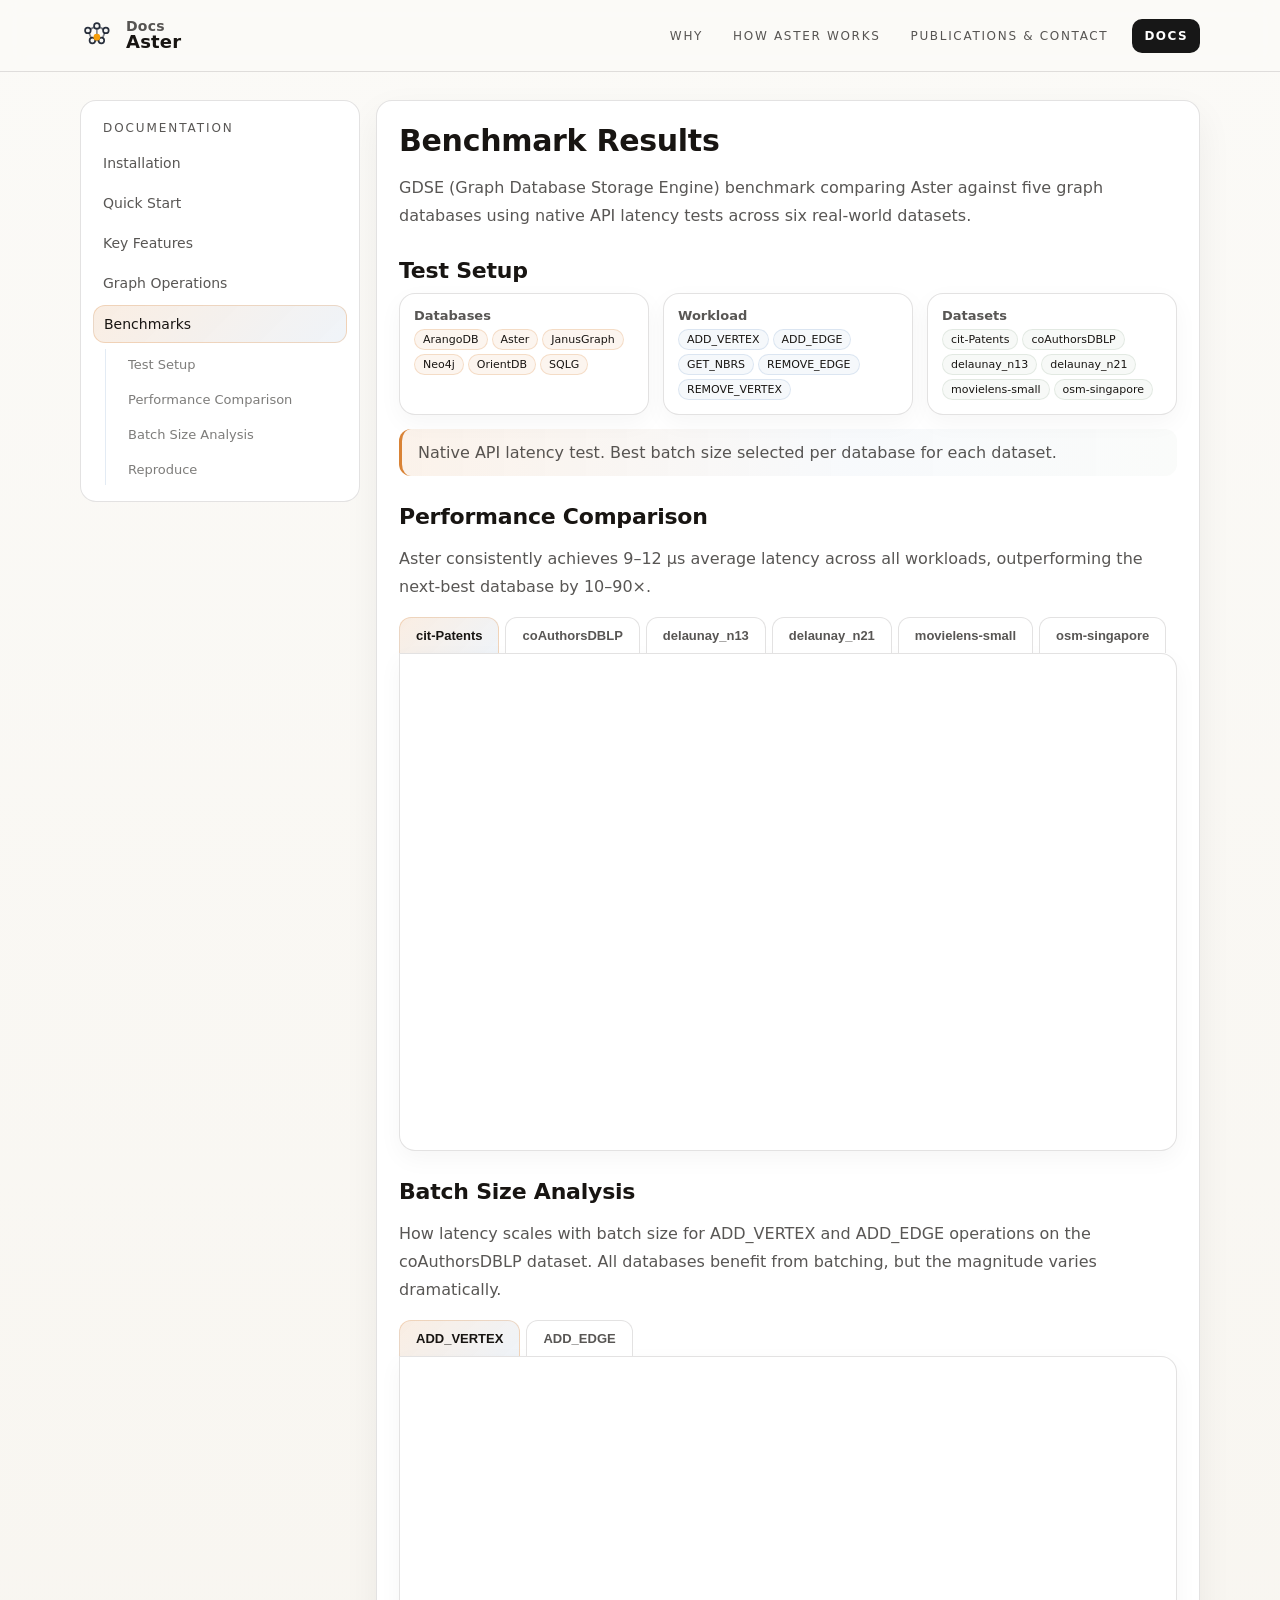
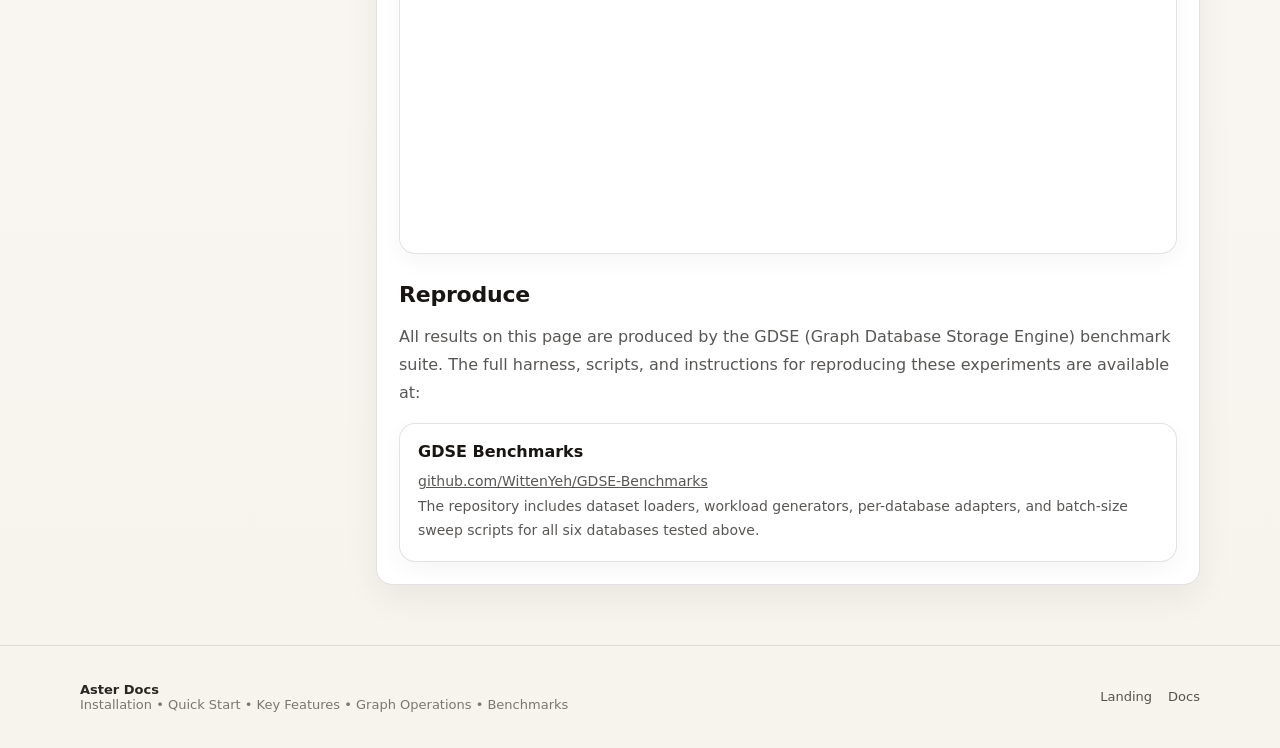
<file: docs/benchmarks.html>
<!doctype html>
<html lang="en">
<head>
  <meta charset="utf-8"/>
  <meta name="viewport" content="width=device-width, initial-scale=1"/>
  <meta name="description" content="Aster documentation: benchmark results and how to reproduce"/>
  <title>Aster Docs — Benchmarks</title>
  <link rel="stylesheet" href="../assets/css/main.css"/>
  <script src="https://cdn.plot.ly/plotly-3.3.1.min.js" charset="utf-8"></script>
</head>
<body>

<header class="site-header">
  <div class="container header-inner">
    <a class="brand" href="../index.html" aria-label="Back to Aster landing page">
      <img src="../assets/img/mark_light.svg" width="36" height="36" alt="" />
      <div class="wordmark">
        <span>Docs</span>
        <span>Aster</span>
      </div>
    </a>
    <div class="header-actions">

      <button class="nav-toggle" data-nav-toggle aria-expanded="false" aria-label="Toggle navigation">
        Menu
      </button>

      <nav class="nav" data-nav aria-label="Primary">
        <a href="../index.html#graphs">Why</a>
        <a href="../index.html#how">How Aster works</a>
        <a href="../index.html#pub-contact">Publications & Contact</a>
        <a class="cta" href="index.html">Docs</a>
      </nav>
    </div>
  </div>
</header>

<main class="docs">
  <div class="container docs-grid">


    <details class="docs-mobile-nav">
      <summary aria-label="Open documentation navigation">
        <span class="docs-mobile-current">Benchmarks</span>
        <span aria-hidden="true" class="docs-mobile-nav-toggle"></span>
      </summary>
      <div class="docs-mobile-panel">
        <nav aria-label="Documentation navigation" class="side-nav">
          <a data-doc-close href="installation.html">Installation</a>
          <a data-doc-close href="index.html">Quick Start</a>
          <a data-doc-close href="features.html">Key Features</a>
          <a data-doc-close href="api.html">Graph Operations</a>
          <div class="side-group">
            <a data-doc-close class="active" aria-current="page" href="benchmarks.html">Benchmarks</a>
            <div aria-label="Benchmarks section shortcuts" class="side-subnav">
              <a data-doc-close href="#setup">Test Setup</a>
              <a data-doc-close href="#perf">Performance Comparison</a>
              <a data-doc-close href="#batch">Batch Size Analysis</a>
              <a data-doc-close href="#reproduce">Reproduce</a>
            </div>
          </div>
        </nav>
      </div>
    </details>

<aside class="sidebar" aria-label="Documentation navigation">
  <div class="sidebar-title">Documentation</div>
  <nav class="side-nav">
    <a href="installation.html">Installation</a>
    <a href="index.html">Quick Start</a>
    <a href="features.html">Key Features</a>
    <a href="api.html">Graph Operations</a>
    <div class="side-group">
      <a class="active" aria-current="page" href="benchmarks.html">Benchmarks</a>
      <div aria-label="Benchmarks section shortcuts" class="side-subnav">
        <a href="#setup">Test Setup</a>
        <a href="#perf">Performance Comparison</a>
        <a href="#batch">Batch Size Analysis</a>
        <a href="#reproduce">Reproduce</a>
      </div>
    </div>
  </nav>
</aside>


    <article class="doc-content">
      <h1>Benchmark Results</h1>
      <p>
        GDSE (Graph Database Storage Engine) benchmark comparing Aster against five
        graph databases using native API latency tests across six real-world datasets.
      </p>

      <h2 id="setup">Test Setup</h2>

      <div class="grid-3">
        <div class="card" style="padding:14px;">
          <h3 style="font-size:13px; color:var(--muted); margin:0 0 6px;">Databases</h3>
          <div style="display:flex; flex-wrap:wrap; gap:4px;">
            <span style="font-size:11px; padding:3px 8px; border-radius:999px; border:1px solid rgba(var(--accent-rgb),.22); background:rgba(var(--accent-rgb),.08);">ArangoDB</span>
            <span style="font-size:11px; padding:3px 8px; border-radius:999px; border:1px solid rgba(var(--accent-rgb),.22); background:rgba(var(--accent-rgb),.08);">Aster</span>
            <span style="font-size:11px; padding:3px 8px; border-radius:999px; border:1px solid rgba(var(--accent-rgb),.22); background:rgba(var(--accent-rgb),.08);">JanusGraph</span>
            <span style="font-size:11px; padding:3px 8px; border-radius:999px; border:1px solid rgba(var(--accent-rgb),.22); background:rgba(var(--accent-rgb),.08);">Neo4j</span>
            <span style="font-size:11px; padding:3px 8px; border-radius:999px; border:1px solid rgba(var(--accent-rgb),.22); background:rgba(var(--accent-rgb),.08);">OrientDB</span>
            <span style="font-size:11px; padding:3px 8px; border-radius:999px; border:1px solid rgba(var(--accent-rgb),.22); background:rgba(var(--accent-rgb),.08);">SQLG</span>
          </div>
        </div>
        <div class="card" style="padding:14px;">
          <h3 style="font-size:13px; color:var(--muted); margin:0 0 6px;">Workload</h3>
          <div style="display:flex; flex-wrap:wrap; gap:4px;">
            <span style="font-size:11px; padding:3px 8px; border-radius:999px; border:1px solid rgba(var(--accent-2-rgb),.22); background:rgba(var(--accent-2-rgb),.08);">ADD_VERTEX</span>
            <span style="font-size:11px; padding:3px 8px; border-radius:999px; border:1px solid rgba(var(--accent-2-rgb),.22); background:rgba(var(--accent-2-rgb),.08);">ADD_EDGE</span>
            <span style="font-size:11px; padding:3px 8px; border-radius:999px; border:1px solid rgba(var(--accent-2-rgb),.22); background:rgba(var(--accent-2-rgb),.08);">GET_NBRS</span>
            <span style="font-size:11px; padding:3px 8px; border-radius:999px; border:1px solid rgba(var(--accent-2-rgb),.22); background:rgba(var(--accent-2-rgb),.08);">REMOVE_EDGE</span>
            <span style="font-size:11px; padding:3px 8px; border-radius:999px; border:1px solid rgba(var(--accent-2-rgb),.22); background:rgba(var(--accent-2-rgb),.08);">REMOVE_VERTEX</span>
          </div>
        </div>
        <div class="card" style="padding:14px;">
          <h3 style="font-size:13px; color:var(--muted); margin:0 0 6px;">Datasets</h3>
          <div style="display:flex; flex-wrap:wrap; gap:4px;">
            <span style="font-size:11px; padding:3px 8px; border-radius:999px; border:1px solid rgba(var(--accent-3-rgb),.22); background:rgba(var(--accent-3-rgb),.08);">cit-Patents</span>
            <span style="font-size:11px; padding:3px 8px; border-radius:999px; border:1px solid rgba(var(--accent-3-rgb),.22); background:rgba(var(--accent-3-rgb),.08);">coAuthorsDBLP</span>
            <span style="font-size:11px; padding:3px 8px; border-radius:999px; border:1px solid rgba(var(--accent-3-rgb),.22); background:rgba(var(--accent-3-rgb),.08);">delaunay_n13</span>
            <span style="font-size:11px; padding:3px 8px; border-radius:999px; border:1px solid rgba(var(--accent-3-rgb),.22); background:rgba(var(--accent-3-rgb),.08);">delaunay_n21</span>
            <span style="font-size:11px; padding:3px 8px; border-radius:999px; border:1px solid rgba(var(--accent-3-rgb),.22); background:rgba(var(--accent-3-rgb),.08);">movielens-small</span>
            <span style="font-size:11px; padding:3px 8px; border-radius:999px; border:1px solid rgba(var(--accent-3-rgb),.22); background:rgba(var(--accent-3-rgb),.08);">osm-singapore</span>
          </div>
        </div>
      </div>
      <div class="callout" style="margin-top:14px;">
        Native API latency test. Best batch size selected per database for each dataset.
      </div>

      <h2 id="perf">Performance Comparison</h2>
      <p>
        Aster consistently achieves 9&ndash;12 &micro;s average latency across all workloads,
        outperforming the next-best database by 10&ndash;90&times;.
      </p>

      <!-- Performance tab bar -->
      <div class="bench-tabs" id="perf-tabs" role="tablist">
        <button class="bench-tab active" role="tab" data-key="perf_cit-Patents" onclick="switchChart('perf-tabs','perf-chart',this.dataset.key)">cit-Patents</button>
        <button class="bench-tab" role="tab" data-key="perf_coAuthorsDBLP" onclick="switchChart('perf-tabs','perf-chart',this.dataset.key)">coAuthorsDBLP</button>
        <button class="bench-tab" role="tab" data-key="perf_delaunay_n13" onclick="switchChart('perf-tabs','perf-chart',this.dataset.key)">delaunay_n13</button>
        <button class="bench-tab" role="tab" data-key="perf_delaunay_n21" onclick="switchChart('perf-tabs','perf-chart',this.dataset.key)">delaunay_n21</button>
        <button class="bench-tab" role="tab" data-key="perf_movielens-small" onclick="switchChart('perf-tabs','perf-chart',this.dataset.key)">movielens-small</button>
        <button class="bench-tab" role="tab" data-key="perf_osm-singapore" onclick="switchChart('perf-tabs','perf-chart',this.dataset.key)">osm-singapore</button>
      </div>
      <div class="card bench-chart-card">
        <div id="perf-chart" style="width:100%;height:460px;"></div>
      </div>

      <h2 id="batch">Batch Size Analysis</h2>
      <p>
        How latency scales with batch size for ADD_VERTEX and ADD_EDGE operations
        on the coAuthorsDBLP dataset. All databases benefit from batching, but the
        magnitude varies dramatically.
      </p>

      <!-- Batch tab bar -->
      <div class="bench-tabs" id="batch-tabs" role="tablist">
        <button class="bench-tab active" role="tab" data-key="batch_ADD_VERTEX" onclick="switchChart('batch-tabs','batch-chart',this.dataset.key)">ADD_VERTEX</button>
        <button class="bench-tab" role="tab" data-key="batch_ADD_EDGE" onclick="switchChart('batch-tabs','batch-chart',this.dataset.key)">ADD_EDGE</button>
      </div>
      <div class="card bench-chart-card">
        <div id="batch-chart" style="width:100%;height:460px;"></div>
      </div>

      <h2 id="reproduce">Reproduce</h2>
      <p>
        All results on this page are produced by the GDSE (Graph Database Storage Engine)
        benchmark suite. The full harness, scripts, and instructions for reproducing
        these experiments are available at:
      </p>
      <div class="card">
        <h3>GDSE Benchmarks</h3>
        <p>
          <a href="https://github.com/WittenYeh/GDSE-Benchmarks" style="text-decoration:underline;">
            github.com/WittenYeh/GDSE-Benchmarks
          </a>
        </p>
        <p>
          The repository includes dataset loaders, workload generators, per-database
          adapters, and batch-size sweep scripts for all six databases tested above.
        </p>
      </div>

    </article>

  </div>
</main>

<footer class="footer">
  <div class="container footer-grid">
    <div>
      <div class="footer-title">Aster Docs</div>
      <div>Installation • Quick Start • Key Features • Graph Operations • Benchmarks</div>
    </div>
    <div style="display:flex; gap:16px; flex-wrap:wrap; align-items:center;">
      <a href="../index.html">Landing</a>
      <a href="index.html">Docs</a>
    </div>
  </div>
</footer>

<script src="../assets/js/main.js"></script>
<script>
  (() => {
    const docsNavs = Array.from(document.querySelectorAll('.docs-mobile-nav'));
    if (!docsNavs.length) return;

    const closeAllDocsNavs = (except = null) => {
      docsNavs.forEach((nav) => {
        if (nav !== except) nav.open = false;
      });
    };

    docsNavs.forEach((nav) => {
      nav.addEventListener('toggle', () => {
        if (nav.open) closeAllDocsNavs(nav);
      });

      nav.querySelectorAll('[data-doc-close]').forEach((link) => {
        link.addEventListener('click', () => {
          nav.open = false;
        });
      });
    });

    document.addEventListener('click', (event) => {
      docsNavs.forEach((nav) => {
        if (nav.open && !nav.contains(event.target)) {
          nav.open = false;
        }
      });
    });

    document.addEventListener('keydown', (event) => {
      if (event.key === 'Escape') closeAllDocsNavs();
    });

    window.addEventListener('resize', () => {
      if (window.innerWidth > 820) closeAllDocsNavs();
    });
  })();
</script>

<script>
/* ── Benchmark chart data and rendering ── */

const DB_COLORS = {
  'aster':      '#d98336',
  'neo4j':      '#7fa4cd',
  'janusgraph': '#9bb39a',
  'arangodb':   '#d8ba77',
  'orientdb':   '#b0a090',
  'sqlg':       '#a0a0a0'
};

const ASTER_LAYOUT = {
  paper_bgcolor: '#ffffff',
  plot_bgcolor:  '#fbfaf7',
  font: {
    family: 'ui-sans-serif, system-ui, -apple-system, Segoe UI, Roboto, Helvetica, Arial, sans-serif',
    color:  '#181512',
    size:   13
  },
  legend: {
    bgcolor:     'rgba(255,255,255,0.9)',
    bordercolor: 'rgba(24,21,18,0.12)',
    borderwidth: 1,
    font: { size: 12 },
    title: { text: '<b>Database</b>' },
    orientation: 'v',
    yanchor: 'top', y: 1,
    xanchor: 'left', x: 1.02
  },
  margin: { l: 70, r: 140, t: 56, b: 80 },
  hovermode: 'closest'
};

const PLOTLY_CONFIG = { responsive: true, displayModeBar: false };

/* ── Performance comparison data (6 datasets × 6 databases, bar charts) ── */

const benchmarkData = {
  'perf_cit-Patents': {
    traces: [
      {name:'neo4j',x:['ADD_EDGE','ADD_VERTEX','GET_NBRS','REMOVE_EDGE','REMOVE_VERTEX'],y:[49.306,10.606,30.859,76.983,223.049],type:'bar'},
      {name:'janusgraph',x:['ADD_EDGE','ADD_VERTEX','GET_NBRS','REMOVE_EDGE','REMOVE_VERTEX'],y:[0.035,38.092,69.564,122.003,309.533],type:'bar'},
      {name:'orientdb',x:['ADD_EDGE','ADD_VERTEX','GET_NBRS','REMOVE_EDGE','REMOVE_VERTEX'],y:[429.628,13.272,399.176,1152.526,3178.214],type:'bar'},
      {name:'sqlg',x:['ADD_EDGE','ADD_VERTEX','GET_NBRS','REMOVE_EDGE','REMOVE_VERTEX'],y:[130.12,16.922,114.21,469.293,435.011],type:'bar'},
      {name:'arangodb',x:['ADD_EDGE','ADD_VERTEX','GET_NBRS','REMOVE_EDGE','REMOVE_VERTEX'],y:[46.521,30.182,71.966,105.705,5.408],type:'bar'},
      {name:'aster',x:['ADD_EDGE','ADD_VERTEX','GET_NBRS','REMOVE_EDGE','REMOVE_VERTEX'],y:[17.995,8.145,13.09,17.506,0.014],type:'bar'}
    ],
    layout: {
      title: { text: '<b>cit-Patents</b><br><sub>medium · structural workload</sub>', x: 0.5, xanchor: 'center' },
      xaxis: { title: { text: '<b>Task Type</b>' }, tickangle: -30, showgrid: false },
      yaxis: { title: { text: '<b>Best Latency (μs)</b>' }, type: 'log', showgrid: true, gridcolor: 'rgba(24,21,18,0.06)', zeroline: false },
      barmode: 'group'
    }
  },
  'perf_coAuthorsDBLP': {
    traces: [
      {name:'neo4j',x:['ADD_EDGE','ADD_VERTEX','GET_NBRS','REMOVE_EDGE','REMOVE_VERTEX'],y:[27.764,11.934,6.784,46.2,183.829],type:'bar'},
      {name:'janusgraph',x:['ADD_EDGE','ADD_VERTEX','GET_NBRS','REMOVE_EDGE','REMOVE_VERTEX'],y:[0.032,25.602,86.211,92.14,234.943],type:'bar'},
      {name:'orientdb',x:['ADD_EDGE','ADD_VERTEX','GET_NBRS','REMOVE_EDGE','REMOVE_VERTEX'],y:[265.971,13.732,56.63,414.928,1206.647],type:'bar'},
      {name:'sqlg',x:['ADD_EDGE','ADD_VERTEX','GET_NBRS','REMOVE_EDGE','REMOVE_VERTEX'],y:[115.697,16.31,87.284,407.071,349.379],type:'bar'},
      {name:'arangodb',x:['ADD_EDGE','ADD_VERTEX','GET_NBRS','REMOVE_EDGE','REMOVE_VERTEX'],y:[51.108,28.184,79.944,91.166,7.699],type:'bar'},
      {name:'aster',x:['ADD_EDGE','ADD_VERTEX','GET_NBRS','REMOVE_EDGE','REMOVE_VERTEX'],y:[17.749,7.938,5.908,17.532,0.013],type:'bar'}
    ],
    layout: {
      title: { text: '<b>coAuthorsDBLP</b><br><sub>medium · structural workload</sub>', x: 0.5, xanchor: 'center' },
      xaxis: { title: { text: '<b>Task Type</b>' }, tickangle: -30, showgrid: false },
      yaxis: { title: { text: '<b>Best Latency (μs)</b>' }, type: 'log', showgrid: true, gridcolor: 'rgba(24,21,18,0.06)', zeroline: false },
      barmode: 'group'
    }
  },
  'perf_delaunay_n13': {
    traces: [
      {name:'neo4j',x:['ADD_EDGE','ADD_VERTEX','GET_NBRS','REMOVE_EDGE','REMOVE_VERTEX'],y:[17.041,6.767,1.862,27.853,73.288],type:'bar'},
      {name:'janusgraph',x:['ADD_EDGE','ADD_VERTEX','GET_NBRS','REMOVE_EDGE','REMOVE_VERTEX'],y:[0.151,42.164,57.689,102.331,121.172],type:'bar'},
      {name:'orientdb',x:['ADD_EDGE','ADD_VERTEX','GET_NBRS','REMOVE_EDGE','REMOVE_VERTEX'],y:[49.586,15.453,23.258,70.618,147.776],type:'bar'},
      {name:'sqlg',x:['ADD_EDGE','ADD_VERTEX','GET_NBRS','REMOVE_EDGE','REMOVE_VERTEX'],y:[131.181,17.335,56.578,199.931,154.541],type:'bar'},
      {name:'arangodb',x:['ADD_EDGE','ADD_VERTEX','GET_NBRS','REMOVE_EDGE','REMOVE_VERTEX'],y:[59.617,35.907,44.454,49.932,12.365],type:'bar'},
      {name:'aster',x:['ADD_EDGE','ADD_VERTEX','GET_NBRS','REMOVE_EDGE','REMOVE_VERTEX'],y:[17.213,10.887,3.105,17.077,0.014],type:'bar'}
    ],
    layout: {
      title: { text: '<b>delaunay_n13</b><br><sub>small · structural workload</sub>', x: 0.5, xanchor: 'center' },
      xaxis: { title: { text: '<b>Task Type</b>' }, tickangle: -30, showgrid: false },
      yaxis: { title: { text: '<b>Best Latency (μs)</b>' }, type: 'log', showgrid: true, gridcolor: 'rgba(24,21,18,0.06)', zeroline: false },
      barmode: 'group'
    }
  },
  'perf_delaunay_n21': {
    traces: [
      {name:'neo4j',x:['ADD_EDGE','ADD_VERTEX','GET_NBRS','REMOVE_EDGE','REMOVE_VERTEX'],y:[67.29,13.075,17.804,53.776,281.758],type:'bar'},
      {name:'janusgraph',x:['ADD_EDGE','ADD_VERTEX','GET_NBRS','REMOVE_EDGE','REMOVE_VERTEX'],y:[0.034,28.409,70.181,111.075,289.632],type:'bar'},
      {name:'orientdb',x:['ADD_EDGE','ADD_VERTEX','GET_NBRS','REMOVE_EDGE','REMOVE_VERTEX'],y:[398.996,12.153,329.902,703.13,1859.877],type:'bar'},
      {name:'sqlg',x:['ADD_EDGE','ADD_VERTEX','GET_NBRS','REMOVE_EDGE','REMOVE_VERTEX'],y:[144.974,23.86,109.015,341.589,408.06],type:'bar'},
      {name:'arangodb',x:['ADD_EDGE','ADD_VERTEX','GET_NBRS','REMOVE_EDGE','REMOVE_VERTEX'],y:[52.823,32.99,86.407,53.497,8.154],type:'bar'},
      {name:'aster',x:['ADD_EDGE','ADD_VERTEX','GET_NBRS','REMOVE_EDGE','REMOVE_VERTEX'],y:[17.73,8.034,9.517,24.33,0.014],type:'bar'}
    ],
    layout: {
      title: { text: '<b>delaunay_n21</b><br><sub>medium · structural workload</sub>', x: 0.5, xanchor: 'center' },
      xaxis: { title: { text: '<b>Task Type</b>' }, tickangle: -30, showgrid: false },
      yaxis: { title: { text: '<b>Best Latency (μs)</b>' }, type: 'log', showgrid: true, gridcolor: 'rgba(24,21,18,0.06)', zeroline: false },
      barmode: 'group'
    }
  },
  'perf_movielens-small': {
    traces: [
      {name:'neo4j',x:['ADD_EDGE','ADD_VERTEX','GET_NBRS','REMOVE_EDGE','REMOVE_VERTEX'],y:[27.605,6.333,2.307,58.33,109.463],type:'bar'},
      {name:'janusgraph',x:['ADD_EDGE','ADD_VERTEX','GET_NBRS','REMOVE_EDGE','REMOVE_VERTEX'],y:[0.146,27.677,75.213,105.105,171.592],type:'bar'},
      {name:'orientdb',x:['ADD_EDGE','ADD_VERTEX','GET_NBRS','REMOVE_EDGE','REMOVE_VERTEX'],y:[77.343,19.873,39.442,731.395,496.564],type:'bar'},
      {name:'sqlg',x:['ADD_EDGE','ADD_VERTEX','GET_NBRS','REMOVE_EDGE','REMOVE_VERTEX'],y:[139.657,22.653,59.846,4090.582,159.964],type:'bar'},
      {name:'arangodb',x:['ADD_EDGE','ADD_VERTEX','GET_NBRS','REMOVE_EDGE','REMOVE_VERTEX'],y:[59.64,36.685,57.777,135.096,10.865],type:'bar'},
      {name:'aster',x:['ADD_EDGE','ADD_VERTEX','GET_NBRS','REMOVE_EDGE','REMOVE_VERTEX'],y:[19.188,8.526,4.745,17.414,0.065],type:'bar'}
    ],
    layout: {
      title: { text: '<b>movielens-small</b><br><sub>small · structural workload</sub>', x: 0.5, xanchor: 'center' },
      xaxis: { title: { text: '<b>Task Type</b>' }, tickangle: -30, showgrid: false },
      yaxis: { title: { text: '<b>Best Latency (μs)</b>' }, type: 'log', showgrid: true, gridcolor: 'rgba(24,21,18,0.06)', zeroline: false },
      barmode: 'group'
    }
  },
  'perf_osm-singapore': {
    traces: [
      {name:'neo4j',x:['ADD_EDGE','ADD_VERTEX','GET_NBRS','REMOVE_EDGE','REMOVE_VERTEX'],y:[21.212,4.727,0.96,24.818,48.609],type:'bar'},
      {name:'janusgraph',x:['ADD_EDGE','ADD_VERTEX','GET_NBRS','REMOVE_EDGE','REMOVE_VERTEX'],y:[0.15,34.798,56.024,108.856,159.219],type:'bar'},
      {name:'orientdb',x:['ADD_EDGE','ADD_VERTEX','GET_NBRS','REMOVE_EDGE','REMOVE_VERTEX'],y:[62.952,14.182,16.067,64.71,114.893],type:'bar'},
      {name:'sqlg',x:['ADD_EDGE','ADD_VERTEX','GET_NBRS','REMOVE_EDGE','REMOVE_VERTEX'],y:[135.688,16.697,49.914,189.25,90.815],type:'bar'},
      {name:'arangodb',x:['ADD_EDGE','ADD_VERTEX','GET_NBRS','REMOVE_EDGE','REMOVE_VERTEX'],y:[59.303,36.393,38.191,35.946,12.712],type:'bar'},
      {name:'aster',x:['ADD_EDGE','ADD_VERTEX','GET_NBRS','REMOVE_EDGE','REMOVE_VERTEX'],y:[17.498,8.393,2.907,17.436,0.013],type:'bar'}
    ],
    layout: {
      title: { text: '<b>osm-singapore</b><br><sub>small · structural workload</sub>', x: 0.5, xanchor: 'center' },
      xaxis: { title: { text: '<b>Task Type</b>' }, tickangle: -30, showgrid: false },
      yaxis: { title: { text: '<b>Best Latency (μs)</b>' }, type: 'log', showgrid: true, gridcolor: 'rgba(24,21,18,0.06)', zeroline: false },
      barmode: 'group'
    }
  },

  /* ── Batch size analysis (2 operations × 5 databases, line charts) ── */

  'batch_ADD_VERTEX': {
    traces: [
      {name:'neo4j',x:[1,2,4,8,16,32,64,128,256,512,1024,2048,4096],y:[350.806,164.486,90.86,57.215,35.689,25.233,18.867,14.781,13.669,13.101,12.918,12.719,12.638],type:'scatter',mode:'lines+markers'},
      {name:'janusgraph',x:[1,2,4,8,16,32,64,128,256,512,1024,2048,4096],y:[726.487,369.428,277.218,164.148,125.772,126.31,105.137,42.053,39.307,26.293,29.021,24.828,25.374],type:'scatter',mode:'lines+markers'},
      {name:'orientdb',x:[1,2,4,8,16,32,64,128,256,512,1024,2048,4096],y:[23.36,19.651,23.833,23.467,22.361,21.493,17.798,19.645,15.674,14.954,13.582,14.278,14.011],type:'scatter',mode:'lines+markers'},
      {name:'sqlg',x:[1,2,4,8,16,32,64,128,256,512,1024,2048,4096],y:[37.494,19.644,24.113,23.769,25.445,22.878,22.883,24.467,22.597,22.485,22.725,22.693,23.362],type:'scatter',mode:'lines+markers'},
      {name:'arangodb',x:[1,2,4,8,16,32,64,128,256,512,1024,2048,4096],y:[2177.245,1107.454,608.696,304.601,203.039,134.619,91.605,63.124,65.29,60.108,49.851,36.644,30.266],type:'scatter',mode:'lines+markers'}
    ],
    layout: {
      title: { text: '<b>ADD_VERTEX</b><br><sub>coAuthorsDBLP · batch size comparison</sub>', x: 0.5, xanchor: 'center' },
      xaxis: { title: { text: '<b>Batch Size</b>' }, type: 'log', showgrid: true, gridcolor: 'rgba(24,21,18,0.06)' },
      yaxis: { title: { text: '<b>Latency (μs)</b>' }, type: 'log', showgrid: true, gridcolor: 'rgba(24,21,18,0.06)', zeroline: false }
    }
  },
  'batch_ADD_EDGE': {
    traces: [
      {name:'neo4j',x:[1,2,4,8,16,32,64,128,256,512,1024,2048,4096],y:[431.956,231.843,138.413,84.162,51.173,40.291,38.926,30.642,30.306,29.611,30.833,33.355,34.516],type:'scatter',mode:'lines+markers'},
      {name:'janusgraph',x:[1,2,4,8,16,32,64,128,256,512,1024,2048,4096],y:[19.357,8.543,4.407,2.176,1.144,0.572,0.291,0.152,0.08,0.055,0.025,0.018,0.012],type:'scatter',mode:'lines+markers'},
      {name:'orientdb',x:[1,2,4,8,16,32,64,128,256,512,1024,2048,4096],y:[283.293,244.735,261.353,252.376,252.334,249.542,248.787,232.325,280.022,269.205,284.316,222.328,227.407],type:'scatter',mode:'lines+markers'},
      {name:'sqlg',x:[1,2,4,8,16,32,64,128,256,512,1024,2048,4096],y:[185.821,138.036,123.608,118.481,116.995,116.603,113.775,114.374,136.953,115.275,116.268,117.572,136.21],type:'scatter',mode:'lines+markers'},
      {name:'arangodb',x:[1,2,4,8,16,32,64,128,256,512,1024,2048,4096],y:[2062.033,1239.574,678.35,387.471,270.636,197.892,155.714,129.676,121.251,102.126,77.679,61.517,56.452],type:'scatter',mode:'lines+markers'}
    ],
    layout: {
      title: { text: '<b>ADD_EDGE</b><br><sub>coAuthorsDBLP · batch size comparison</sub>', x: 0.5, xanchor: 'center' },
      xaxis: { title: { text: '<b>Batch Size</b>' }, type: 'log', showgrid: true, gridcolor: 'rgba(24,21,18,0.06)' },
      yaxis: { title: { text: '<b>Latency (μs)</b>' }, type: 'log', showgrid: true, gridcolor: 'rgba(24,21,18,0.06)', zeroline: false }
    }
  }
};

/* ── Apply AsterWeb colors to traces ── */

function styleTraces(traces) {
  return traces.map(t => {
    const color = DB_COLORS[t.name] || '#888';
    const styled = { ...t, marker: { color, line: { color: '#fff', width: 1 } } };
    if (t.type === 'scatter') {
      styled.line = { color, width: 2.5 };
      styled.marker = { color, size: 6, line: { color: '#fff', width: 1 } };
    }
    return styled;
  });
}

/* ── Tab switching ── */

function switchChart(tabBarId, chartDivId, key) {
  document.querySelectorAll('#' + tabBarId + ' .bench-tab').forEach(function(t) {
    t.classList.toggle('active', t.dataset.key === key);
  });
  Plotly.purge(chartDivId);
  var entry = benchmarkData[key];
  if (!entry) return;
  var merged = Object.assign({}, ASTER_LAYOUT, entry.layout);
  Plotly.newPlot(chartDivId, styleTraces(entry.traces), merged, PLOTLY_CONFIG);
}

/* ── Init: render first tab in each group ── */

document.addEventListener('DOMContentLoaded', function() {
  switchChart('perf-tabs',  'perf-chart',  'perf_cit-Patents');
  switchChart('batch-tabs', 'batch-chart', 'batch_ADD_VERTEX');
});
</script>

</body>
</html>
</file>
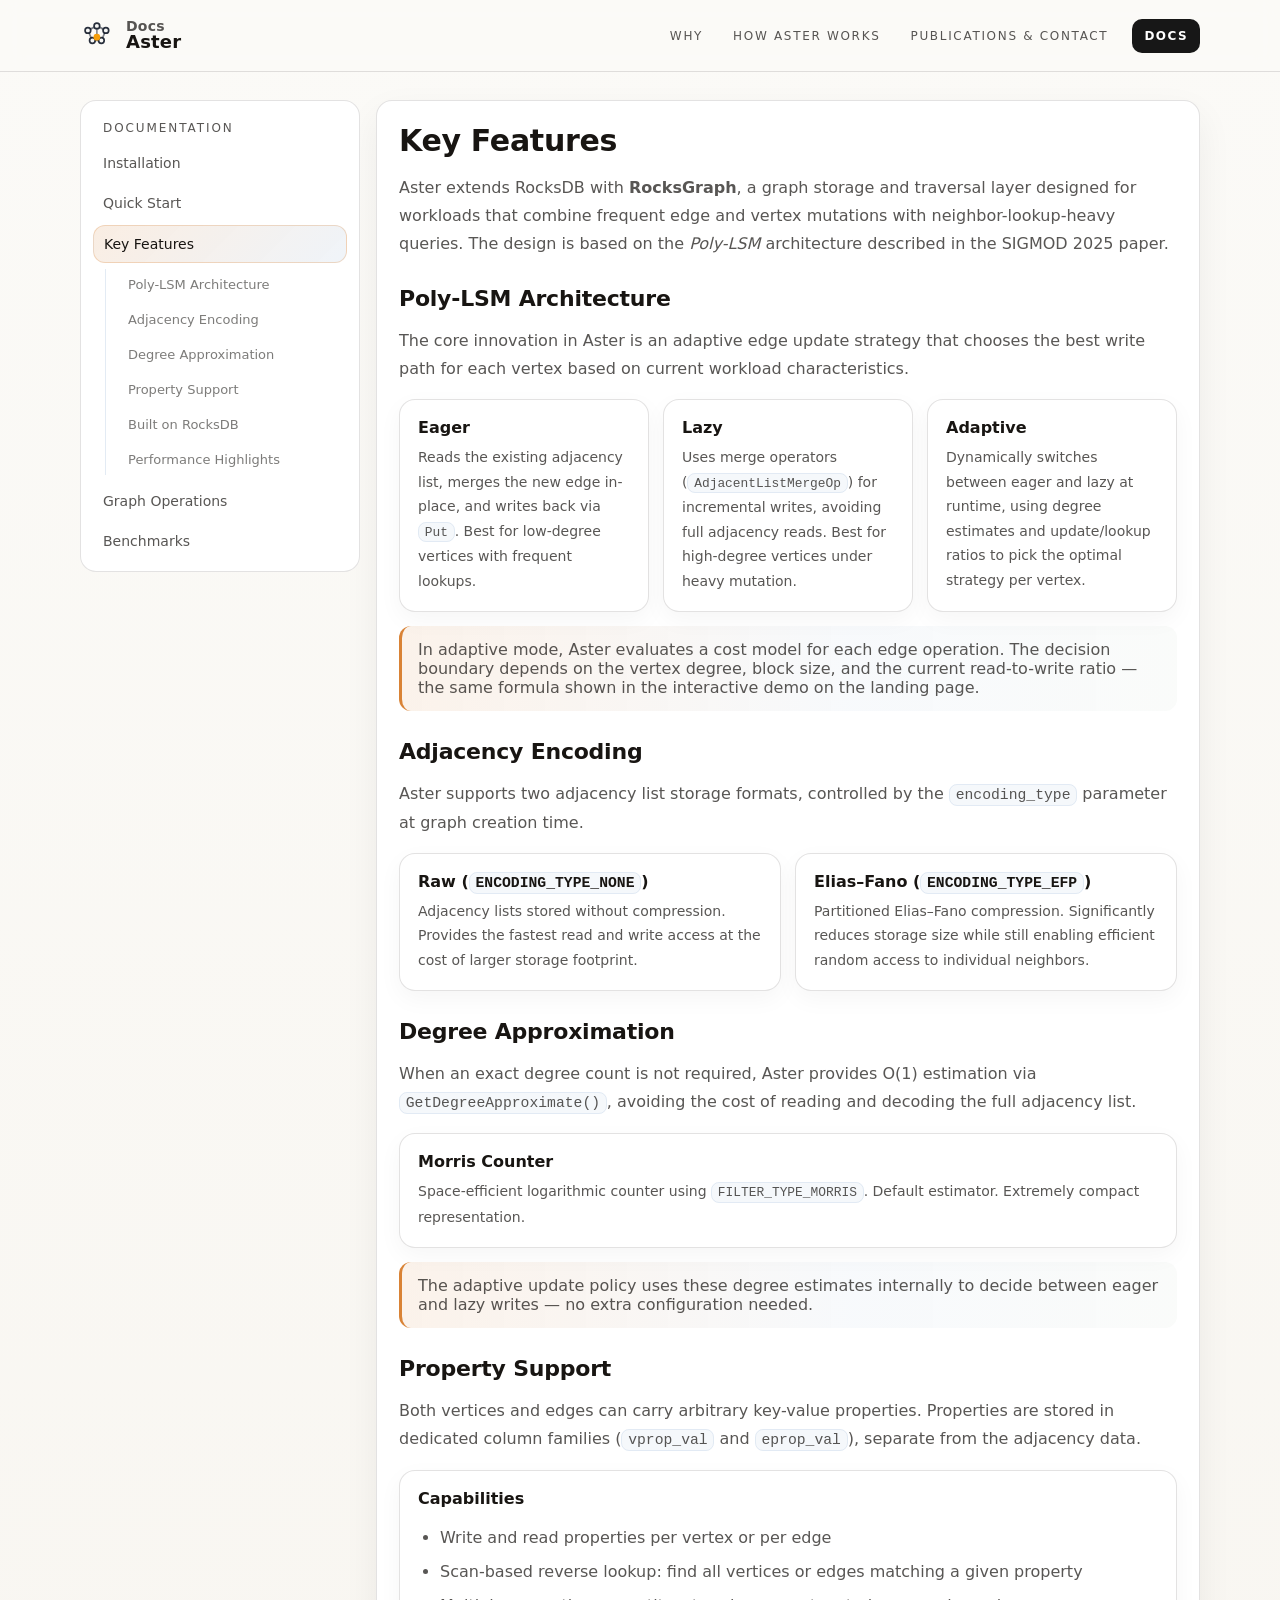
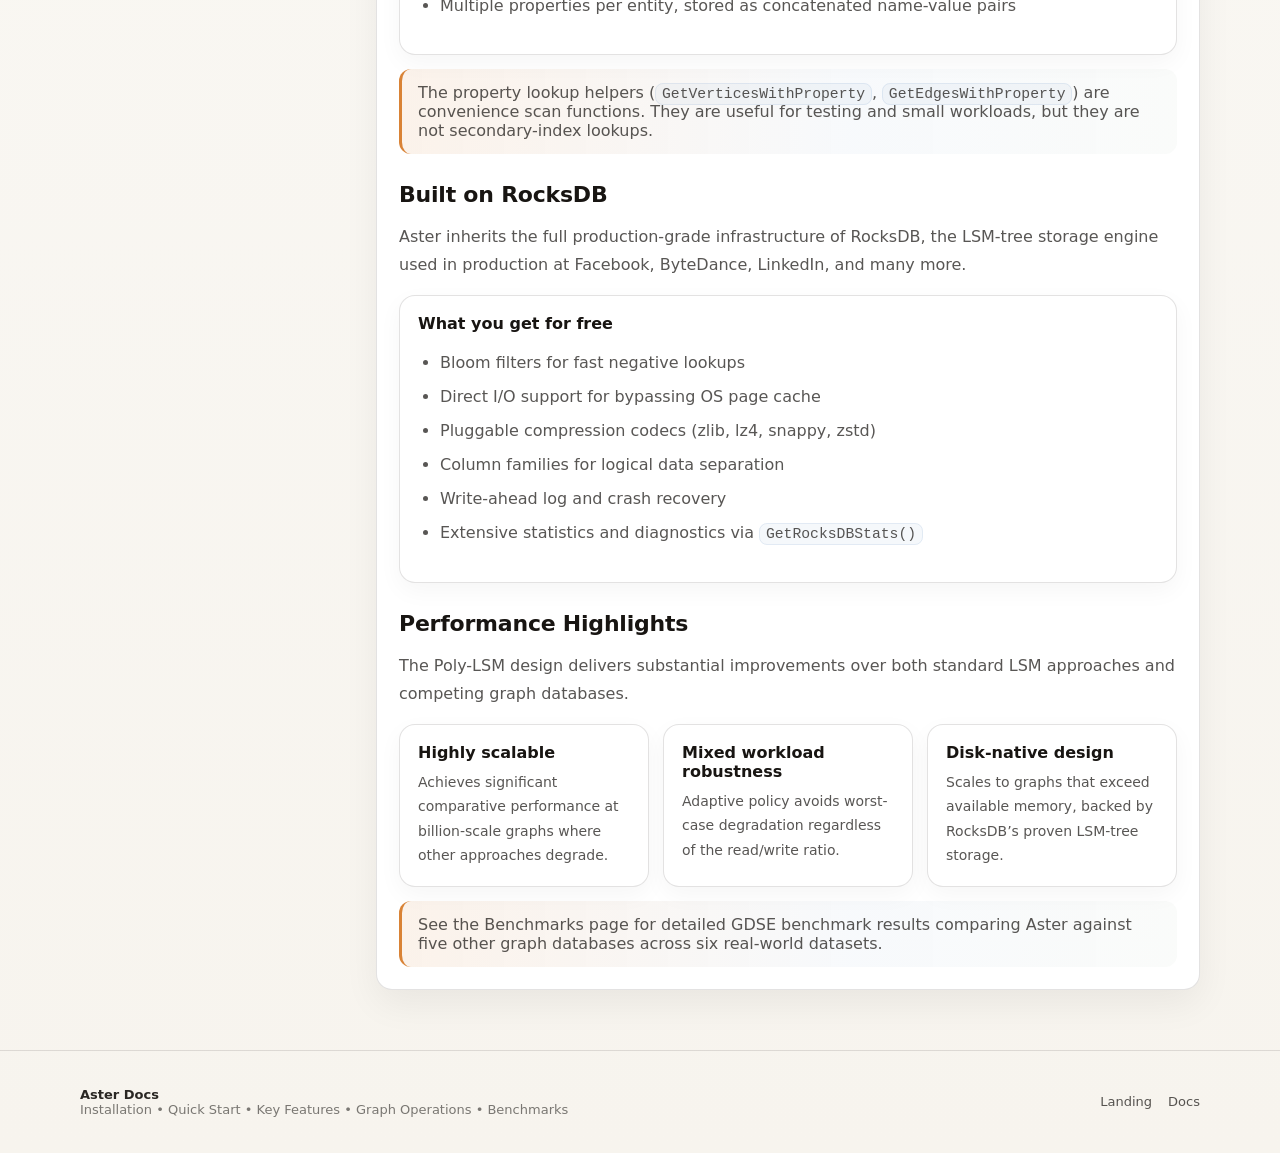
<file: docs/features.html>
<!doctype html>
<html lang="en">
<head>
  <meta charset="utf-8"/>
  <meta name="viewport" content="width=device-width, initial-scale=1"/>
  <meta name="description" content="Aster documentation: Key Features"/>
  <title>Aster Docs — Key Features</title>
  <link rel="stylesheet" href="../assets/css/main.css"/>
</head>
<body>

<header class="site-header">
  <div class="container header-inner">
    <a class="brand" href="../index.html" aria-label="Back to Aster landing page">
      <img src="../assets/img/mark_light.svg" width="36" height="36" alt="" />
      <div class="wordmark">
        <span>Docs</span>
        <span>Aster</span>
      </div>
    </a>
    <div class="header-actions">

      <button class="nav-toggle" data-nav-toggle aria-expanded="false" aria-label="Toggle navigation">
        Menu
      </button>

      <nav class="nav" data-nav aria-label="Primary">
        <a href="../index.html#graphs">Why</a>
        <a href="../index.html#how">How Aster works</a>
        <a href="../index.html#pub-contact">Publications & Contact</a>
        <a class="cta" href="index.html">Docs</a>
      </nav>
    </div>
  </div>
</header>

<main class="docs">
  <div class="container docs-grid">

    
    <details class="docs-mobile-nav">
      <summary aria-label="Open documentation navigation">
        <span class="docs-mobile-current">Key Features</span>
        <span aria-hidden="true" class="docs-mobile-nav-toggle"></span>
      </summary>
      <div class="docs-mobile-panel">
        <nav aria-label="Documentation navigation" class="side-nav">
          <a data-doc-close href="installation.html">Installation</a>
          <a data-doc-close href="index.html">Quick Start</a>
          <div class="side-group">
            <a data-doc-close class="active" aria-current="page" href="features.html">Key Features</a>
            <div aria-label="Features section shortcuts" class="side-subnav">
              <a data-doc-close href="#poly-lsm">Poly-LSM Architecture</a>
              <a data-doc-close href="#encoding">Adjacency Encoding</a>
              <a data-doc-close href="#degree">Degree Approximation</a>
              <a data-doc-close href="#properties">Property Support</a>
              <a data-doc-close href="#rocksdb">Built on RocksDB</a>
              <a data-doc-close href="#highlights">Performance Highlights</a>
            </div>
          </div>
          <a data-doc-close href="api.html">Graph Operations</a>
          <a data-doc-close href="benchmarks.html">Benchmarks</a>
        </nav>
      </div>
    </details>

<aside class="sidebar" aria-label="Documentation navigation">
  <div class="sidebar-title">Documentation</div>
  <nav class="side-nav">
    <a href="installation.html">Installation</a>
    <a href="index.html">Quick Start</a>
    <div class="side-group">
      <a class="active" aria-current="page" href="features.html">Key Features</a>
      <div aria-label="Features section shortcuts" class="side-subnav">
        <a href="#poly-lsm">Poly-LSM Architecture</a>
        <a href="#encoding">Adjacency Encoding</a>
        <a href="#degree">Degree Approximation</a>
        <a href="#properties">Property Support</a>
        <a href="#rocksdb">Built on RocksDB</a>
        <a href="#highlights">Performance Highlights</a>
      </div>
    </div>
    <a href="api.html">Graph Operations</a>
    <a href="benchmarks.html">Benchmarks</a>
  </nav>
</aside>

    <article class="doc-content">
      <h1>Key Features</h1>
      <p>
        Aster extends RocksDB with <strong>RocksGraph</strong>, a graph storage and traversal layer
        designed for workloads that combine frequent edge and vertex mutations with
        neighbor-lookup-heavy queries. The design is based on the
        <em>Poly-LSM</em> architecture described in the SIGMOD 2025 paper.
      </p>

      <h2 id="poly-lsm">Poly-LSM Architecture</h2>
      <p>
        The core innovation in Aster is an adaptive edge update strategy that
        chooses the best write path for each vertex based on current workload
        characteristics.
      </p>
      <div class="grid-3">
        <div class="card">
          <h3>Eager</h3>
          <p>
            Reads the existing adjacency list, merges the new edge in-place, and writes
            back via <code>Put</code>. Best for low-degree vertices with frequent lookups.
          </p>
        </div>
        <div class="card">
          <h3>Lazy</h3>
          <p>
            Uses merge operators (<code>AdjacentListMergeOp</code>) for incremental writes,
            avoiding full adjacency reads. Best for high-degree vertices under heavy mutation.
          </p>
        </div>
        <div class="card">
          <h3>Adaptive</h3>
          <p>
            Dynamically switches between eager and lazy at runtime, using degree estimates
            and update/lookup ratios to pick the optimal strategy per vertex.
          </p>
        </div>
      </div>
      <div class="callout" style="margin-top:14px;">
        In adaptive mode, Aster evaluates a cost model for each edge operation.
        The decision boundary depends on the vertex degree, block size, and
        the current read-to-write ratio — the same formula shown in the
        <a href="../index.html#demo">interactive demo</a> on the landing page.
      </div>

      <h2 id="encoding">Adjacency Encoding</h2>
      <p>
        Aster supports two adjacency list storage formats, controlled by the
        <code>encoding_type</code> parameter at graph creation time.
      </p>
      <div class="grid-2">
        <div class="card">
          <h3>Raw (<code>ENCODING_TYPE_NONE</code>)</h3>
          <p>
            Adjacency lists stored without compression. Provides the fastest
            read and write access at the cost of larger storage footprint.
          </p>
        </div>
        <div class="card">
          <h3>Elias&ndash;Fano (<code>ENCODING_TYPE_EFP</code>)</h3>
          <p>
            Partitioned Elias&ndash;Fano compression. Significantly reduces
            storage size while still enabling efficient random access to
            individual neighbors.
          </p>
        </div>
      </div>

      <h2 id="degree">Degree Approximation</h2>
      <p>
        When an exact degree count is not required, Aster provides O(1) estimation
        via <code>GetDegreeApproximate()</code>, avoiding the cost of reading and
        decoding the full adjacency list.
      </p>
      <div class="card">
        <h3>Morris Counter</h3>
        <p>
          Space-efficient logarithmic counter using <code>FILTER_TYPE_MORRIS</code>.
          Default estimator. Extremely compact representation.
        </p>
      </div>
      <div class="callout" style="margin-top:14px;">
        The adaptive update policy uses these degree estimates internally to
        decide between eager and lazy writes — no extra configuration needed.
      </div>

      <h2 id="properties">Property Support</h2>
      <p>
        Both vertices and edges can carry arbitrary key-value properties.
        Properties are stored in dedicated column families
        (<code>vprop_val</code> and <code>eprop_val</code>), separate from
        the adjacency data.
      </p>
      <div class="card">
        <h3>Capabilities</h3>
        <ul>
          <li>Write and read properties per vertex or per edge</li>
          <li>Scan-based reverse lookup: find all vertices or edges matching a given property</li>
          <li>Multiple properties per entity, stored as concatenated name-value pairs</li>
        </ul>
      </div>
      <div class="callout" style="margin-top:14px;">
        The property lookup helpers (<code>GetVerticesWithProperty</code>,
        <code>GetEdgesWithProperty</code>) are convenience scan functions.
        They are useful for testing and small workloads, but they are not
        secondary-index lookups.
      </div>

      <h2 id="rocksdb">Built on RocksDB</h2>
      <p>
        Aster inherits the full production-grade infrastructure of RocksDB,
        the LSM-tree storage engine used in production at Facebook, ByteDance,
        LinkedIn, and many more.
      </p>
      <div class="card">
        <h3>What you get for free</h3>
        <ul>
          <li>Bloom filters for fast negative lookups</li>
          <li>Direct I/O support for bypassing OS page cache</li>
          <li>Pluggable compression codecs (zlib, lz4, snappy, zstd)</li>
          <li>Column families for logical data separation</li>
          <li>Write-ahead log and crash recovery</li>
          <li>Extensive statistics and diagnostics via <code>GetRocksDBStats()</code></li>
        </ul>
      </div>

      <h2 id="highlights">Performance Highlights</h2>
      <p>
        The Poly-LSM design delivers substantial improvements over both standard
        LSM approaches and competing graph databases.
      </p>
      <div class="grid-3">
        <div class="card">
          <h3>Highly scalable</h3>
          <p>
            Achieves significant comparative performance at billion-scale graphs
            where other approaches degrade.
          </p>
        </div>
        <div class="card">
          <h3>Mixed workload robustness</h3>
          <p>
            Adaptive policy avoids worst-case degradation regardless of the
            read/write ratio.
          </p>
        </div>
        <div class="card">
          <h3>Disk-native design</h3>
          <p>
            Scales to graphs that exceed available memory, backed by
            RocksDB&rsquo;s proven LSM-tree storage.
          </p>
        </div>
      </div>
      <div class="callout" style="margin-top:14px;">
        See the <a href="benchmarks.html">Benchmarks</a> page for detailed
        GDSE benchmark results comparing Aster against five other graph databases
        across six real-world datasets.
      </div>

    </article>

  </div>
</main>

<footer class="footer">
  <div class="container footer-grid">
    <div>
      <div class="footer-title">Aster Docs</div>
      <div>Installation • Quick Start • Key Features • Graph Operations • Benchmarks</div>
    </div>
    <div style="display:flex; gap:16px; flex-wrap:wrap; align-items:center;">
      <a href="../index.html">Landing</a>
      <a href="index.html">Docs</a>
    </div>
  </div>
</footer>

<script src="../assets/js/main.js"></script>
<script>
  (() => {
    const docsNavs = Array.from(document.querySelectorAll('.docs-mobile-nav'));
    if (!docsNavs.length) return;

    const closeAllDocsNavs = (except = null) => {
      docsNavs.forEach((nav) => {
        if (nav !== except) nav.open = false;
      });
    };

    docsNavs.forEach((nav) => {
      nav.addEventListener('toggle', () => {
        if (nav.open) closeAllDocsNavs(nav);
      });

      nav.querySelectorAll('[data-doc-close]').forEach((link) => {
        link.addEventListener('click', () => {
          nav.open = false;
        });
      });
    });

    document.addEventListener('click', (event) => {
      docsNavs.forEach((nav) => {
        if (nav.open && !nav.contains(event.target)) {
          nav.open = false;
        }
      });
    });

    document.addEventListener('keydown', (event) => {
      if (event.key === 'Escape') closeAllDocsNavs();
    });

    window.addEventListener('resize', () => {
      if (window.innerWidth > 820) closeAllDocsNavs();
    });
  })();
</script>
</body>
</html>
</file>
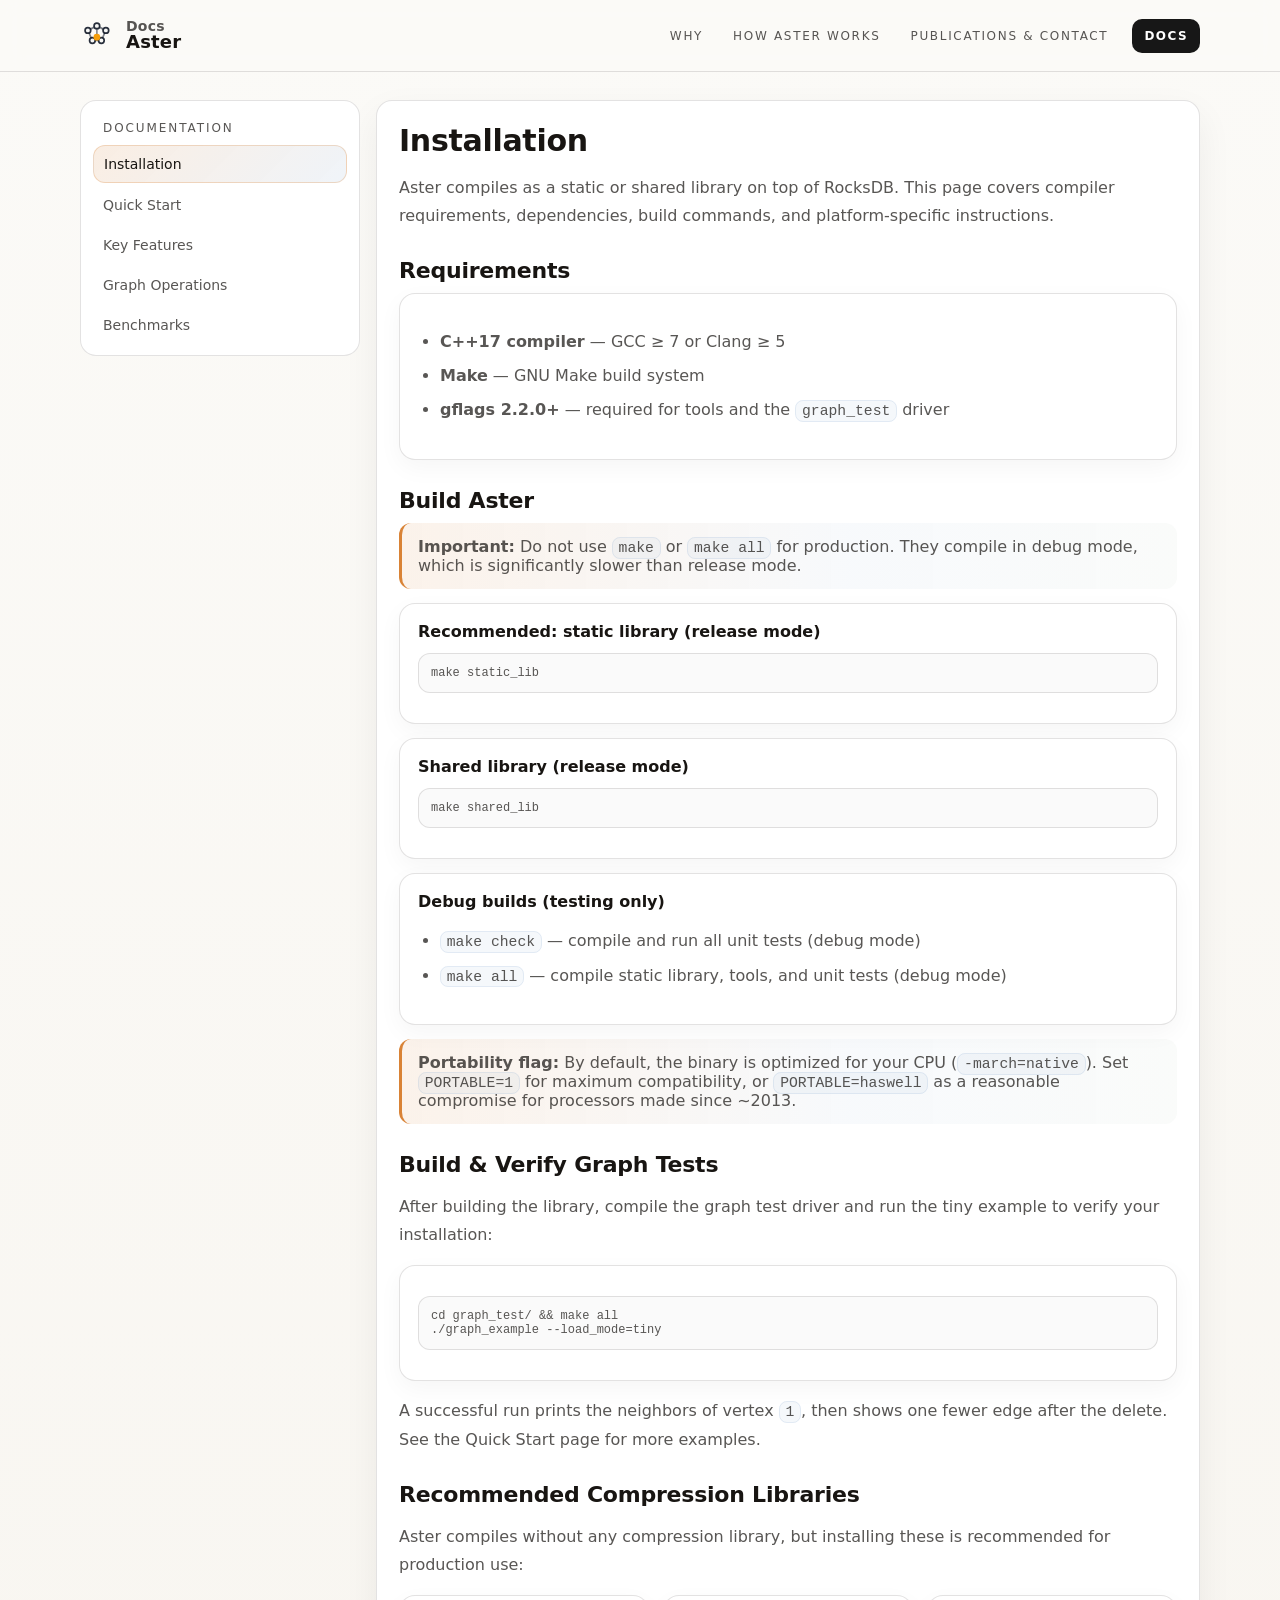
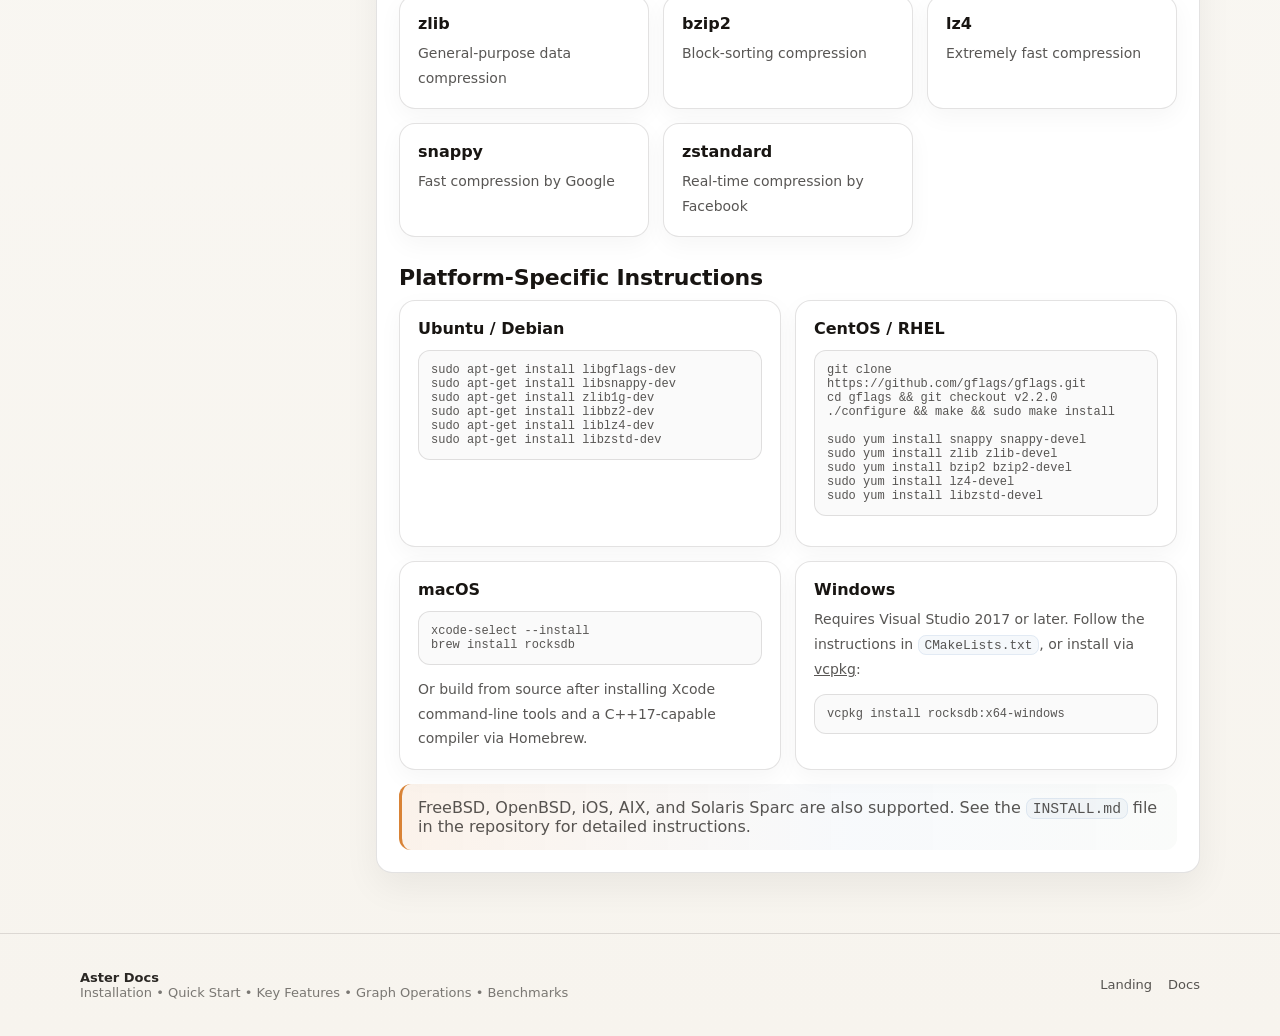
<file: docs/installation.html>
<!doctype html>
<html lang="en">
<head>
  <meta charset="utf-8"/>
  <meta name="viewport" content="width=device-width, initial-scale=1"/>
  <meta name="description" content="Aster documentation: Installation"/>
  <title>Aster Docs — Installation</title>
  <link rel="stylesheet" href="../assets/css/main.css"/>
</head>
<body>

<header class="site-header">
  <div class="container header-inner">
    <a class="brand" href="../index.html" aria-label="Back to Aster landing page">
      <img src="../assets/img/mark_light.svg" width="36" height="36" alt="" />
      <div class="wordmark">
        <span>Docs</span>
        <span>Aster</span>
      </div>
    </a>
    <div class="header-actions">

      <button class="nav-toggle" data-nav-toggle aria-expanded="false" aria-label="Toggle navigation">
        Menu
      </button>

      <nav class="nav" data-nav aria-label="Primary">
        <a href="../index.html#graphs">Why</a>
        <a href="../index.html#how">How Aster works</a>
        <a href="../index.html#pub-contact">Publications & Contact</a>
        <a class="cta" href="index.html">Docs</a>
      </nav>
    </div>
  </div>
</header>

<main class="docs">
  <div class="container docs-grid">

    
    <details class="docs-mobile-nav">
      <summary aria-label="Open documentation navigation">
        <span class="docs-mobile-current">Installation</span>
        <span aria-hidden="true" class="docs-mobile-nav-toggle"></span>
      </summary>
      <div class="docs-mobile-panel">
        <nav aria-label="Documentation navigation" class="side-nav">
          <a data-doc-close class="active" aria-current="page" href="installation.html">Installation</a>
          <a data-doc-close href="index.html">Quick Start</a>
          <a data-doc-close href="features.html">Key Features</a>
          <a data-doc-close href="api.html">Graph Operations</a>
          <a data-doc-close href="benchmarks.html">Benchmarks</a>
        </nav>
      </div>
    </details>

<aside class="sidebar" aria-label="Documentation navigation">
  <div class="sidebar-title">Documentation</div>
  <nav class="side-nav">
    <a class="active" aria-current="page" href="installation.html">Installation</a>
    <a href="index.html">Quick Start</a>
    <a href="features.html">Key Features</a>
    <a href="api.html">Graph Operations</a>
    <a href="benchmarks.html">Benchmarks</a>
  </nav>
</aside>

    <article class="doc-content">
      <h1>Installation</h1>
      <p>
        Aster compiles as a static or shared library on top of RocksDB.
        This page covers compiler requirements, dependencies, build commands,
        and platform-specific instructions.
      </p>

      <h2>Requirements</h2>
      <div class="card">
        <ul>
          <li><strong>C++17 compiler</strong> — GCC &ge; 7 or Clang &ge; 5</li>
          <li><strong>Make</strong> — GNU Make build system</li>
          <li><strong>gflags 2.2.0+</strong> — required for tools and the <code>graph_test</code> driver</li>
        </ul>
      </div>


      <h2>Build Aster</h2>
      <div class="callout">
        <strong>Important:</strong> Do not use <code>make</code> or <code>make all</code> for production.
        They compile in debug mode, which is significantly slower than release mode.
      </div>

      <div class="card" style="margin-top:14px;">
        <h3>Recommended: static library (release mode)</h3>
        <pre class="mono">make static_lib</pre>
      </div>

      <div class="card" style="margin-top:14px;">
        <h3>Shared library (release mode)</h3>
        <pre class="mono">make shared_lib</pre>
      </div>

      <div class="card" style="margin-top:14px;">
        <h3>Debug builds (testing only)</h3>
        <ul>
          <li><code>make check</code> — compile and run all unit tests (debug mode)</li>
          <li><code>make all</code> — compile static library, tools, and unit tests (debug mode)</li>
        </ul>
      </div>

      <div class="callout" style="margin-top:14px;">
        <strong>Portability flag:</strong>
        By default, the binary is optimized for your CPU (<code>-march=native</code>).
        Set <code>PORTABLE=1</code> for maximum compatibility, or
        <code>PORTABLE=haswell</code> as a reasonable compromise for processors made since ~2013.
      </div>

      <h2>Build &amp; Verify Graph Tests</h2>
      <p>
        After building the library, compile the graph test driver and run the tiny example
        to verify your installation:
      </p>
      <div class="card">
        <pre class="mono">cd graph_test/ &amp;&amp; make all
./graph_example --load_mode=tiny</pre>
      </div>
      <p>
        A successful run prints the neighbors of vertex <code>1</code>, then shows one fewer
        edge after the delete. See the <a href="index.html">Quick Start</a> page for more
        examples.
      </p>

      <h2>Recommended Compression Libraries</h2>
      <p>
        Aster compiles without any compression library, but installing these is recommended
        for production use:
      </p>
      <div class="grid-3">
        <div class="card"><h3>zlib</h3><p>General-purpose data compression</p></div>
        <div class="card"><h3>bzip2</h3><p>Block-sorting compression</p></div>
        <div class="card"><h3>lz4</h3><p>Extremely fast compression</p></div>
        <div class="card"><h3>snappy</h3><p>Fast compression by Google</p></div>
        <div class="card"><h3>zstandard</h3><p>Real-time compression by Facebook</p></div>
      </div>

      <h2>Platform-Specific Instructions</h2>

      <div class="grid-2">
        <div class="card">
          <h3>Ubuntu / Debian</h3>
          <pre class="mono">sudo apt-get install libgflags-dev
sudo apt-get install libsnappy-dev
sudo apt-get install zlib1g-dev
sudo apt-get install libbz2-dev
sudo apt-get install liblz4-dev
sudo apt-get install libzstd-dev</pre>
        </div>

        <div class="card">
          <h3>CentOS / RHEL</h3>
          <pre class="mono">git clone https://github.com/gflags/gflags.git
cd gflags &amp;&amp; git checkout v2.2.0
./configure &amp;&amp; make &amp;&amp; sudo make install

sudo yum install snappy snappy-devel
sudo yum install zlib zlib-devel
sudo yum install bzip2 bzip2-devel
sudo yum install lz4-devel
sudo yum install libzstd-devel</pre>
        </div>

        <div class="card">
          <h3>macOS</h3>
          <pre class="mono">xcode-select --install
brew install rocksdb</pre>
          <p style="margin-top:8px;">
            Or build from source after installing Xcode command-line tools and
            a C++17-capable compiler via Homebrew.
          </p>
        </div>

        <div class="card">
          <h3>Windows</h3>
          <p>
            Requires Visual Studio 2017 or later. Follow the instructions in
            <code>CMakeLists.txt</code>, or install via
            <a href="https://github.com/microsoft/vcpkg" style="text-decoration:underline;">vcpkg</a>:
          </p>
          <pre class="mono">vcpkg install rocksdb:x64-windows</pre>
        </div>
      </div>

      <div class="callout" style="margin-top:14px;">
        FreeBSD, OpenBSD, iOS, AIX, and Solaris Sparc are also supported.
        See the <code>INSTALL.md</code> file in the repository for detailed instructions.
      </div>

    </article>

  </div>
</main>

<footer class="footer">
  <div class="container footer-grid">
    <div>
      <div class="footer-title">Aster Docs</div>
      <div>Installation • Quick Start • Key Features • Graph Operations • Benchmarks</div>
    </div>
    <div style="display:flex; gap:16px; flex-wrap:wrap; align-items:center;">
      <a href="../index.html">Landing</a>
      <a href="index.html">Docs</a>
    </div>
  </div>
</footer>

<script src="../assets/js/main.js"></script>
<script>
  (() => {
    const docsNavs = Array.from(document.querySelectorAll('.docs-mobile-nav'));
    if (!docsNavs.length) return;

    const closeAllDocsNavs = (except = null) => {
      docsNavs.forEach((nav) => {
        if (nav !== except) nav.open = false;
      });
    };

    docsNavs.forEach((nav) => {
      nav.addEventListener('toggle', () => {
        if (nav.open) closeAllDocsNavs(nav);
      });

      nav.querySelectorAll('[data-doc-close]').forEach((link) => {
        link.addEventListener('click', () => {
          nav.open = false;
        });
      });
    });

    document.addEventListener('click', (event) => {
      docsNavs.forEach((nav) => {
        if (nav.open && !nav.contains(event.target)) {
          nav.open = false;
        }
      });
    });

    document.addEventListener('keydown', (event) => {
      if (event.key === 'Escape') closeAllDocsNavs();
    });

    window.addEventListener('resize', () => {
      if (window.innerWidth > 820) closeAllDocsNavs();
    });
  })();
</script>
</body>
</html>
</file>
<file: assets/css/main.css>
/*
  Aster website (static)
  - Landing page: /index.html (single-page sections)
  - Docs: /docs/

  Design goals: clean, readable, accessible.
*/

:root{
  /* Theme tokens tuned to match the evolving-graph hero illustration */
  --bg: #fbfaf7;
  --bg-2:#ffffff;
  --fg: #181512;
  --muted: rgba(24,21,18,.72);
  --muted-2: rgba(24,21,18,.56);
  --line: rgba(24,21,18,.12);

  --accent: #d98336; /* warm orange */
  --accent-rgb: 217,131,54;
  --accent-2:#7fa4cd; /* powder blue */
  --accent-2-rgb: 127,164,205;
  --accent-3:#9bb39a; /* sage */
  --accent-3-rgb: 155,179,154;
  --accent-4:#d8ba77; /* warm sand */
  --accent-4-rgb: 216,186,119;

  --tint: 24,21,18;
  --card: #ffffff;
  --card-2: #fbf8f2;
  --shadow: 0 14px 36px rgba(15,15,16,.06);

  --header-bg: rgba(251,250,247,.88);
  --header-bg-strong: rgba(251,250,247,.97);

  --cta-bg: #171717;
  --cta-fg: #ffffff;

  --radius: 16px;
  --radius-sm: 12px;
  --max: 1120px;
  --header-h: 72px;
}



*{ box-sizing: border-box; }
html{ scroll-behavior: smooth; }
body{
  margin:0;
  font-family: ui-sans-serif, system-ui, -apple-system, Segoe UI, Roboto, Helvetica, Arial, "Apple Color Emoji", "Segoe UI Emoji";
  background: linear-gradient(180deg, #fbfaf7 0%, #f7f4ee 100%);
  color: var(--fg);
}

a{ color: inherit; text-decoration: none; }
a:hover{ opacity:.95; }

.container{ width: min(var(--max), calc(100% - 48px)); margin: 0 auto; }

/* Header */
.site-header{
  position: sticky;
  top: 0;
  z-index: 50;
  height: var(--header-h);
  backdrop-filter: blur(10px);
  background: var(--header-bg);
  border-bottom: 1px solid var(--line);
}

.header-inner{
  height: 100%;
  display:flex;
  align-items:center;
  justify-content:space-between;
  gap: 18px;
}

.header-actions{
  display:flex;
  align-items:center;
  gap: 12px;
}

.headline-row{
  display:inline-block;
  white-space:nowrap;
}

.card-head {
  display: flex;
  align-items: center;
  gap: 12px;
  margin-bottom: 14px;
}

.card-head h3 {
  margin: 0;
}

.tag {
  flex-shrink: 0;
}


.brand{
  display:flex;
  align-items:center;
  gap: 10px;
  font-weight: 700;
  letter-spacing: .2px;
}
.brand .wordmark{
  display:flex;
  flex-direction:column;
  line-height: 1.05;
}
.brand .wordmark span:first-child{ font-size: 14px; color: var(--muted); font-weight: 600; }
.brand .wordmark span:last-child{ font-size: 18px; }

.nav{
  display:flex;
  align-items:center;
  gap: 18px;
}
.nav a{
  font-size: 12px;
  letter-spacing: .14em;
  text-transform: uppercase;
  color: var(--muted);
  padding: 10px 6px;
  border-radius: 10px;
}
.nav a:hover{ color: var(--fg); background: rgba(var(--tint),.04); }

.nav a.cta{
  color: var(--cta-fg);
  background: var(--cta-bg);
  padding: 10px 12px;
  font-weight: 700;
  letter-spacing: .12em;
}
.nav a.cta:hover{ background:#262626; opacity:1; }

.nav-toggle{
  display:none;
  border: 1px solid var(--line);
  background: var(--bg-2);
  color: var(--fg);
  padding: 10px 12px;
  border-radius: 12px;
}

/* Hero */
.hero{
  padding: 48px 0 28px;
}
.hero-grid{
  display:grid;
  grid-template-columns: .8fr 1.2fr;
  gap: 48px;
  align-items: center;
}

.kicker{
  display:inline-flex;
  gap: 10px;
  align-items:center;
  padding: 8px 12px;
  border: 1px solid var(--line);
  border-radius: 999px;
  background: var(--bg-2);
  color: var(--muted);
  font-size: 12px;
}

.h1{
  margin: 16px 0 8px;
  font-size: clamp(32px, 3.6vw, 50px);
  letter-spacing: -.02em;
}

.h1 .accent{ color: var(--accent); }

.subhead{
  margin: 0 0 24px;
  color: var(--muted);
  font-size: 15px;
  line-height: 1.6;
  max-width: 58ch;
}

.hero-actions{
  display:flex;
  gap: 12px;
  flex-wrap: wrap;
}

.btn{
  display:inline-flex;
  align-items:center;
  justify-content:center;
  gap: 10px;
  padding: 12px 16px;
  border-radius: 14px;
  border: 1px solid var(--line);
  background: rgba(var(--tint),.04);
  color: var(--fg);
  font-weight: 650;
}
.btn:hover{ background: rgba(var(--tint),.06); }

.btn-primary{
  background: var(--cta-bg);
  color: var(--cta-fg);
  border-color: transparent;
}
.btn-primary:hover{ background:#262626; }

.hero-note{
  margin-top: 18px;
  color: var(--muted-2);
  font-size: 13px;
}

.hero-visual{
  border: 0;
  border-radius: 0;
  background: transparent;
  box-shadow: none;
  padding: 0;
}

/* Sections */
.section{
  padding: 56px 0;
}
.section + .section{ border-top: 1px solid var(--line); }

.section-title{
  margin: 0 0 10px;
  font-size: 28px;
  letter-spacing: -.01em;
}
.section-title .accent{ color: var(--accent); }

.section-lead{
  margin: 0 0 26px;
  color: var(--muted);
  font-size: 16px;
  line-height: 1.7;
  max-width: 78ch;
}

.section-jump {
  display: flex;
  flex-wrap: wrap;
  gap: 10px 18px;
  margin: 10px 0 22px;
  font-size: 0.95rem;
  color: #7a7a7a;
}

.section-jump a {
  color: #7a7a7a;
  text-decoration: none;
  border-bottom: 1px solid transparent;
  transition: color 0.15s ease, border-color 0.15s ease;
}

.section-jump a:hover {
  color: #444;
  border-bottom-color: #bdbdbd;
}



.grid-3{
  display:grid;
  grid-template-columns: repeat(3, 1fr);
  gap: 14px;
}

.grid-2{
  display:grid;
  grid-template-columns: repeat(2, 1fr);
  gap: 14px;
}

.card{
  border: 1px solid var(--line);
  background: var(--card);
  border-radius: var(--radius);
  padding: 18px;
  box-shadow: 0 8px 24px rgba(15,15,16,.04);
}
.card:hover{ background: var(--card-2); }

.card h3{
  margin: 0 0 8px;
  font-size: 16px;
}
.card p{
  margin:0;
  color: var(--muted);
  font-size: 14px;
  line-height: 1.6;
}

.card .tag{
  display:inline-flex;
  align-items:center;
  gap: 8px;
  font-size: 12px;
  padding: 6px 10px;
  border-radius: 999px;
  border: 1px solid rgba(var(--accent-2-rgb),.20);
  background: rgba(var(--accent-2-rgb),.08);
  color: var(--fg);
  margin-bottom: 10px;
}

.callout{
  border-left: 3px solid var(--accent);
  background: linear-gradient(90deg, rgba(var(--accent-rgb), .10), rgba(var(--accent-2-rgb), .06) 58%, rgba(var(--accent-3-rgb), .05));
  border-radius: 12px;
  padding: 14px 16px;
  color: var(--muted);
}

.diagram{
  border: 1px solid var(--line);
  border-radius: var(--radius);
  background: linear-gradient(180deg, #ffffff, #fcfbf8);
  padding: 14px;
  box-shadow: var(--shadow);
}

.diagram-caption{
  margin-top: 10px;
  font-size: 13px;
  color: var(--muted-2);
  line-height: 1.6;
}

/* Demo widget */
.demo-widget{
  display:grid;
  grid-template-columns: 1fr 1fr;
  gap: 16px;
}

.demo-controls{
  display:flex;
  flex-direction:column;
  gap: 14px;
}

.control{
  border: 1px solid var(--line);
  border-radius: var(--radius);
  padding: 14px;
  background: var(--bg-2);
}

.control label{
  display:flex;
  justify-content:space-between;
  gap: 14px;
  color: var(--muted);
  font-size: 13px;
  margin-bottom: 10px;
}

.control input[type="range"]{
  width: 100%;
}

.control .hint{
  color: var(--muted-2);
  font-size: 12px;
  margin-top: 6px;
}

.demo-output{
  border: 1px solid var(--line);
  border-radius: var(--radius);
  padding: 18px;
  background: linear-gradient(135deg, rgba(var(--accent-2-rgb), .08), rgba(var(--accent-rgb), .10) 58%, rgba(var(--accent-3-rgb), .07));
  box-shadow: var(--shadow);
}


.demo-output .label{
  font-size: 12px;
  color: var(--muted);
  text-transform: uppercase;
  letter-spacing: .16em;
}

.demo-output .decision{
  margin: 10px 0 8px;
  font-size: 20px;
  font-weight: 800;
}

.demo-output .decision .accent{ color: var(--accent); }

.demo-output .explain{
  color: var(--muted);
  font-size: 14px;
  line-height: 1.6;
}

.mini-note{
  margin-top: 12px;
  color: var(--muted-2);
  font-size: 12px;
  line-height: 1.6;
}

/* Typography helpers */
.footer-title{
  font-weight: 800;
  color: var(--fg);
  opacity: .92;
}

.mono{
  font-family: ui-monospace, SFMono-Regular, Menlo, Monaco, Consolas, 'Liberation Mono', 'Courier New', monospace;
  white-space: pre-wrap;
  font-size: 12px;
  color: var(--muted);
  background: rgba(var(--tint),.02);
  border: 1px solid var(--line);
  border-radius: 12px;
  padding: 12px;
}

/* Footer */
.footer{
  padding: 36px 0;
  border-top: 1px solid var(--line);
  color: var(--muted-2);
  font-size: 13px;
}
.footer-grid{
  display:flex;
  justify-content: space-between;
  gap: 18px;
  flex-wrap: wrap;
}

.footer a{ color: var(--muted); }
.footer a:hover{ color: var(--fg); }

/* Docs layout */
.docs{
  padding: 28px 0 60px;
}

.docs-grid{
  display:grid;
  grid-template-columns: 280px minmax(0, 1fr);
  gap: 16px;
  align-items:start;
}

.sidebar{
  position: sticky;
  top: calc(var(--header-h) + 16px);
  border: 1px solid var(--line);
  border-radius: var(--radius);
  background: var(--bg-2);
  padding: 12px;
}

.sidebar .sidebar-title{
  font-size: 12px;
  color: var(--muted);
  letter-spacing: .16em;
  text-transform: uppercase;
  margin: 8px 10px 10px;
}

.side-nav{
  display:flex;
  flex-direction:column;
  gap: 4px;
}

.side-nav a{
  padding: 10px 10px;
  border-radius: 12px;
  color: var(--muted);
  font-size: 14px;
}

.side-nav a:hover{ background: rgba(var(--tint),.04); color: var(--fg); }

.side-nav a.active{
  background: linear-gradient(135deg, rgba(var(--accent-rgb), .14), rgba(var(--accent-2-rgb), .12));
  border: 1px solid rgba(var(--accent-rgb), .26);
  color: var(--fg);
}

.side-group{
  display:flex;
  flex-direction:column;
  gap: 6px;
}

.side-subnav{
  display:flex;
  flex-direction:column;
  gap: 4px;
  margin: 0 0 4px 12px;
  padding-left: 12px;
  border-left: 1px solid rgba(var(--accent-2-rgb), .22);
}

.side-subnav a{
  padding: 8px 10px;
  border-radius: 10px;
  font-size: 13px;
  color: var(--muted-2);
}

.side-subnav a:hover{
  background: rgba(var(--tint),.03);
  color: var(--fg);
}

.docs-mobile-nav{
  display:none;
}

.docs-mobile-nav summary{
  display:flex;
  align-items:center;
  justify-content:space-between;
  gap: 12px;
  list-style:none;
  padding: 12px 14px;
  border: 1px solid var(--line);
  border-radius: 14px;
  background: var(--bg-2);
  box-shadow: 0 8px 24px rgba(15,15,16,.04);
  cursor:pointer;
}

.docs-mobile-nav summary::-webkit-details-marker{
  display:none;
}

.docs-mobile-nav summary:hover{
  background: var(--card-2);
}

.docs-mobile-nav summary:focus-visible{
  outline: 2px solid rgba(var(--accent-rgb), .35);
  outline-offset: 2px;
}

.docs-mobile-current{
  min-width: 0;
  font-weight: 700;
  font-size: 15px;
  white-space: nowrap;
  overflow: hidden;
  text-overflow: ellipsis;
}

.docs-mobile-nav-toggle{
  width: 11px;
  height: 11px;
  flex: 0 0 11px;
  border-right: 2px solid var(--muted);
  border-bottom: 2px solid var(--muted);
  transform: rotate(45deg);
  transition: transform .18s ease;
}

.docs-mobile-nav[open] .docs-mobile-nav-toggle{
  transform: rotate(225deg);
}

.docs-mobile-panel{
  margin-top: 10px;
  border: 1px solid var(--line);
  border-radius: var(--radius);
  background: var(--bg-2);
  padding: 10px;
  box-shadow: var(--shadow);
}

.docs-mobile-panel .side-nav{
  gap: 6px;
}

.docs-mobile-panel .side-subnav{
  margin-bottom: 2px;
}

.doc-content{
  border: 1px solid var(--line);
  border-radius: var(--radius);
  background: #ffffff;
  padding: 22px;
  box-shadow: var(--shadow);
}

.doc-content h1{
  margin: 0 0 10px;
  font-size: 30px;
  letter-spacing: -.01em;
}

.doc-content p{
  color: var(--muted);
  line-height: 1.75;
}

.doc-content h2{
  margin: 28px 0 10px;
  font-size: 22px;
  letter-spacing: -.01em;
}

.doc-content ul,
.doc-content ol{
  color: var(--muted);
  line-height: 1.75;
  padding-left: 22px;
}

.doc-content li + li{
  margin-top: 6px;
}

.doc-content code{
  font-family: ui-monospace, SFMono-Regular, Menlo, Monaco, Consolas, 'Liberation Mono', 'Courier New', monospace;
  background: rgba(var(--accent-2-rgb), .08);
  border: 1px solid rgba(var(--accent-2-rgb), .16);
  border-radius: 8px;
  padding: .12rem .36rem;
  font-size: .92em;
}

.placeholder{
  border: 1px dashed rgba(var(--tint),.22);
  border-radius: 14px;
  padding: 14px;
  color: var(--muted-2);
  background: rgba(var(--tint),.02);
}

/* Responsive */
@media (max-width: 980px){
  .hero-grid{ grid-template-columns: 1fr; }
  .demo-widget{ grid-template-columns: 1fr; }
  .grid-3{ grid-template-columns: 1fr; }
  .grid-2{ grid-template-columns: 1fr; }
  .docs-grid{
    grid-template-columns: 232px minmax(0, 1fr);
    gap: 14px;
  }
  .sidebar{
    padding: 10px;
  }
  .sidebar .sidebar-title{
    margin: 6px 8px 8px;
    font-size: 11px;
  }
  .side-nav a{
    padding: 9px 9px;
    font-size: 13px;
  }
  .side-subnav{
    margin-left: 10px;
    padding-left: 10px;
  }
  .side-subnav a{
    padding: 7px 8px;
    font-size: 12px;
  }
  .doc-content{
    padding: 20px;
  }
}

@media (max-width: 820px){
  .nav{ display:none; }
  .nav-toggle{ display:inline-flex; }
  .nav.mobile-open{
    display:flex;
    position: absolute;
    left: 0;
    right: 0;
    top: var(--header-h);
    flex-direction: column;
    gap: 0;
    padding: 10px;
    background: var(--header-bg-strong);
    border-bottom: 1px solid var(--line);
  }
  .nav.mobile-open a{ padding: 12px 12px; }

  .docs-grid{
    grid-template-columns: 1fr;
    gap: 12px;
  }
  .sidebar{
    display:none;
  }
  .docs-mobile-nav{
    display:block;
    position: sticky;
    top: calc(var(--header-h) + 10px);
    z-index: 32;
  }
  .docs-mobile-nav[open]{
    position: relative;
    top: 0;
    z-index: auto;
  }
  .doc-content{
    padding: 18px;
  }
}

/* Anchor offset for sticky header */
.section{ scroll-margin-top: calc(var(--header-h)); }

.doc-content h2[id]{
  scroll-margin-top: calc(var(--header-h) + 12px);
}




@media (max-width: 820px){
  .doc-content h2[id]{
    scroll-margin-top: calc(var(--header-h) + 76px);
  }
}
.graph-strip{
  margin: 28px 0 10px;
  display: flex;
  justify-content: center;
}

.graph-strip img{
  width: 90%;
  max-width: 1200px;
  height: auto;
  display: block;
}


.card-head{
  display: flex;
  align-items: center;
  gap: 14px;
}

.card-icon{
  width: 56px;
  height: 56px;
  object-fit: contain;
  flex: 0 0 56px;
  display: block;
}


.pm{
  display:inline-block;
  width: 2.2em;
  font-weight: 800;
}
.pm-plus{ color:#3b82f6; }
.pm-minus{ color:#dc2626; }

/* Benchmark tab bar */
.bench-tabs{
  display: flex;
  flex-wrap: wrap;
  gap: 6px;
  margin-top: 14px;
}

.bench-tab{
  padding: 10px 16px;
  border: 1px solid var(--line);
  border-bottom: none;
  border-radius: 12px 12px 0 0;
  background: var(--bg-2);
  color: var(--muted);
  font-size: 13px;
  font-weight: 600;
  cursor: pointer;
  transition: background .15s ease, color .15s ease;
}

.bench-tab:hover{
  background: rgba(var(--tint),.04);
  color: var(--fg);
}

.bench-tab.active{
  background: linear-gradient(135deg, rgba(var(--accent-rgb), .14), rgba(var(--accent-2-rgb), .12));
  border-color: rgba(var(--accent-rgb), .26);
  color: var(--fg);
  font-weight: 700;
}

.bench-chart-card{
  border-top-left-radius: 0;
  margin-top: 0;
}
</file>
